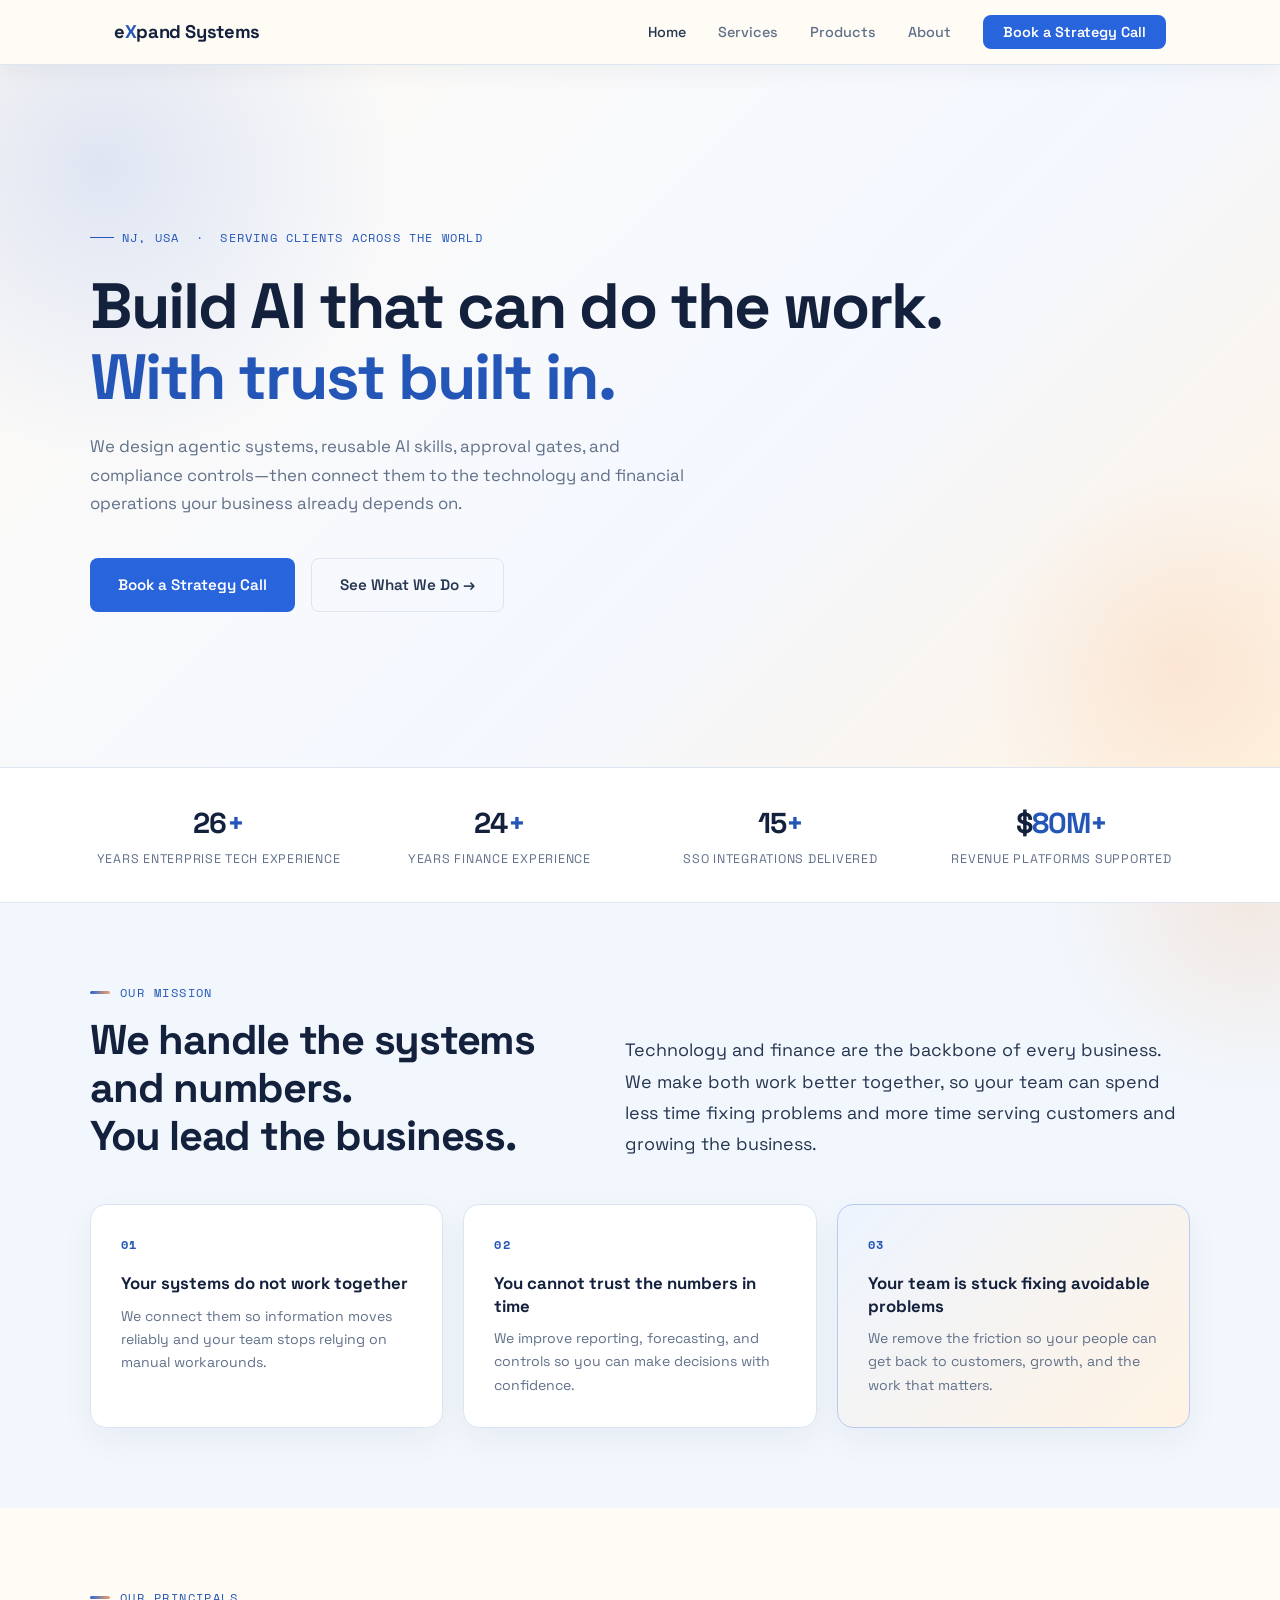
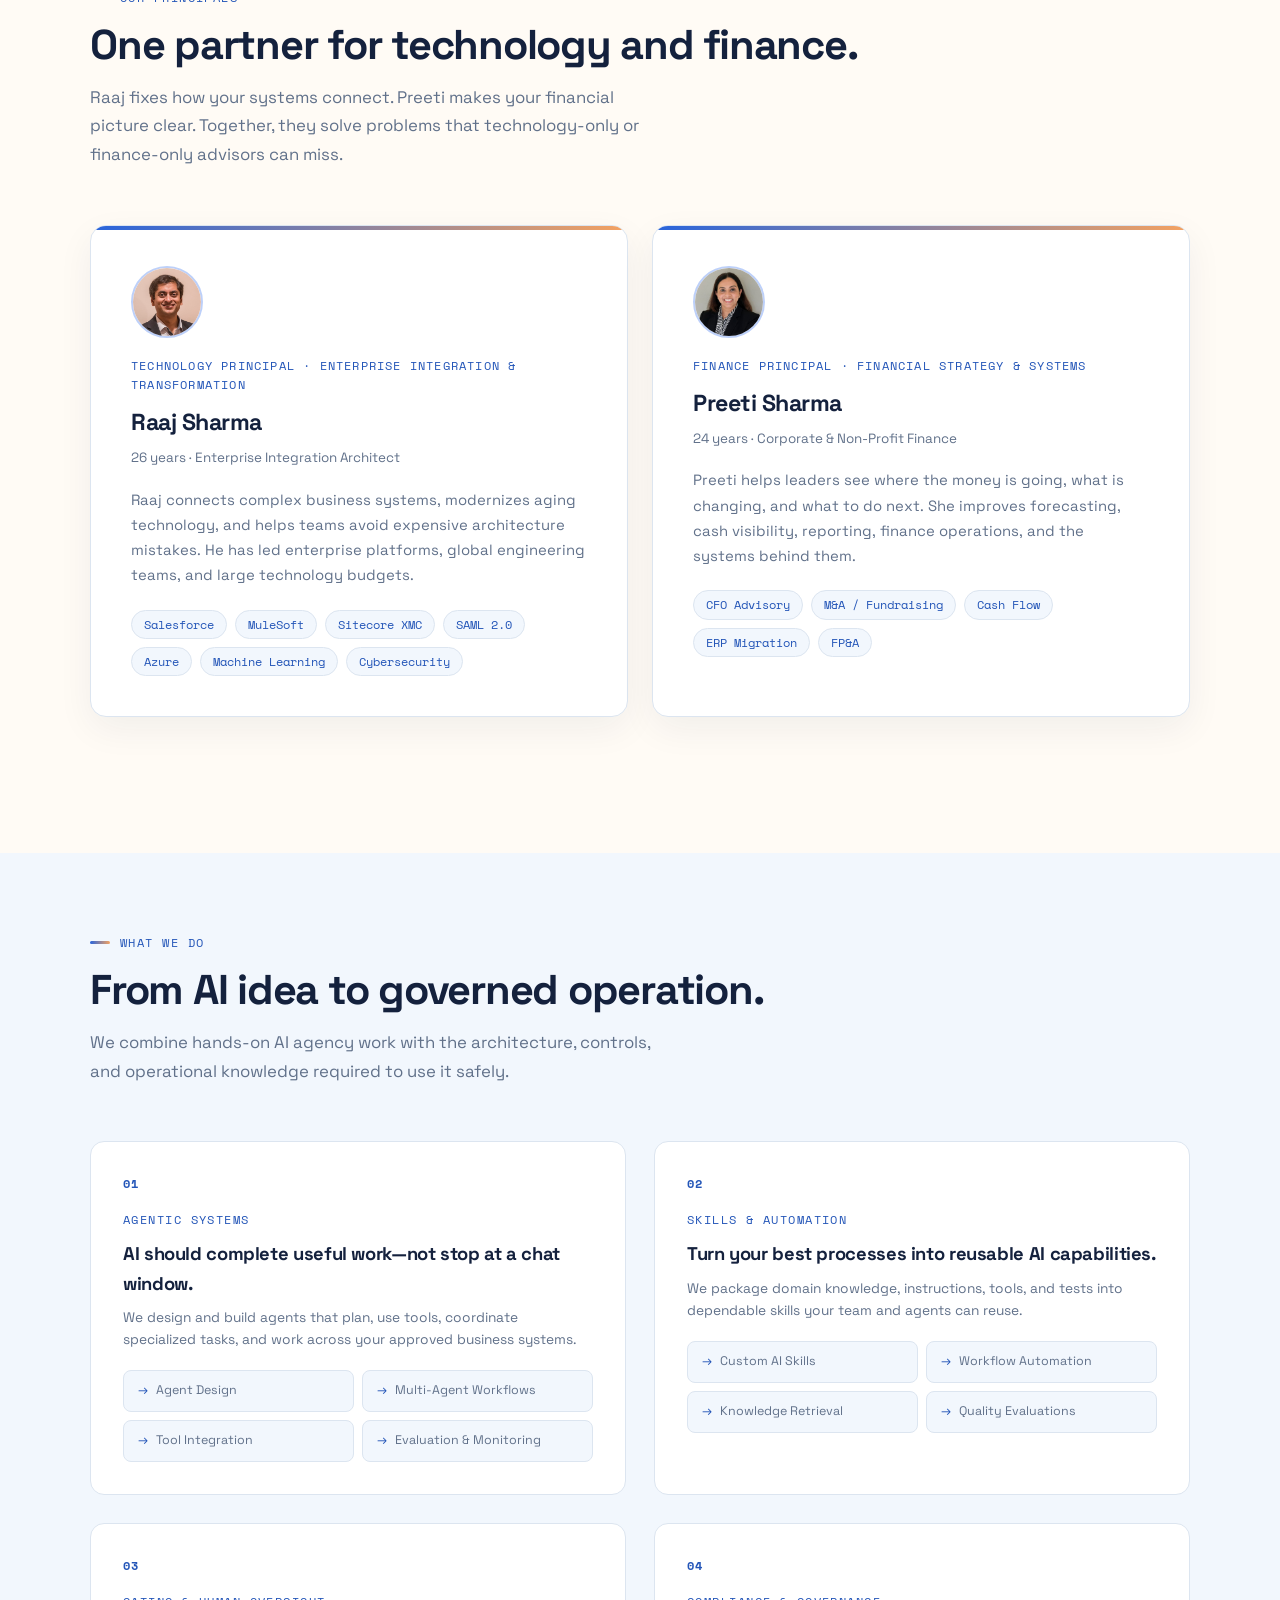
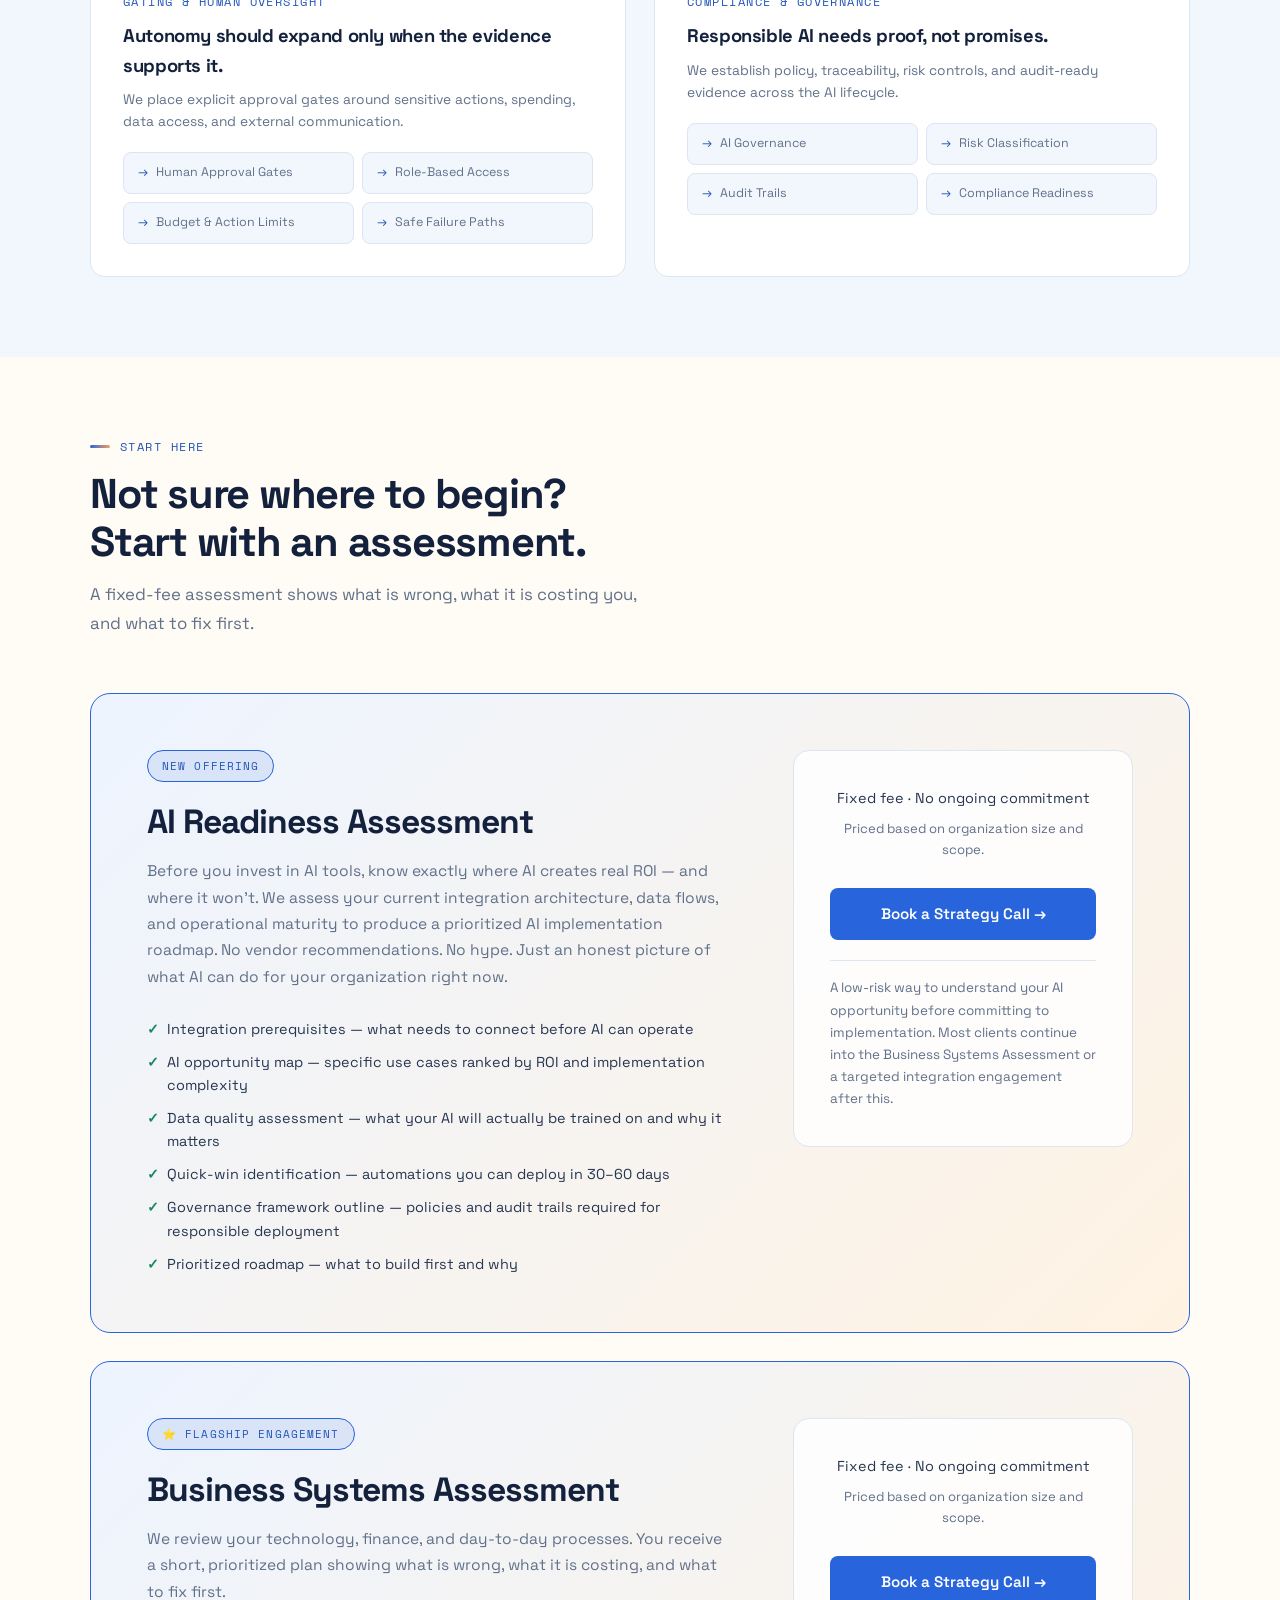
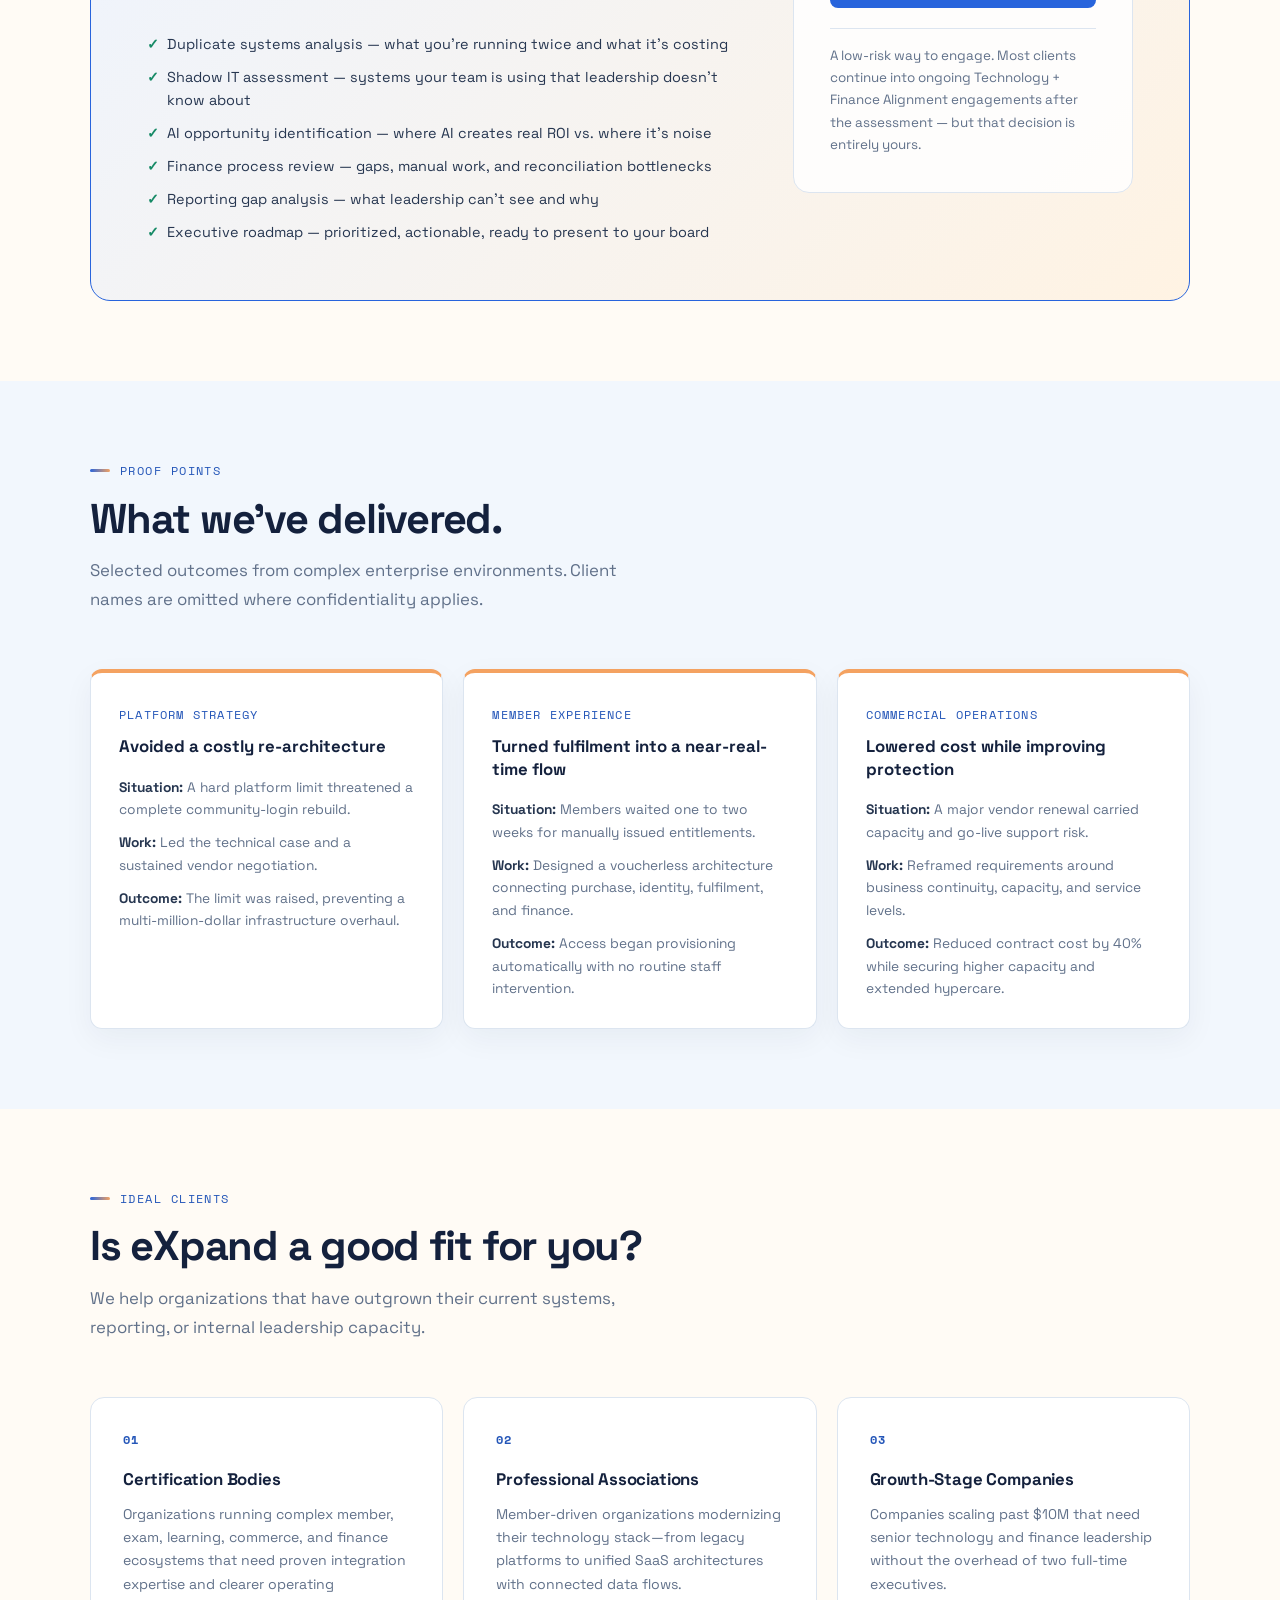
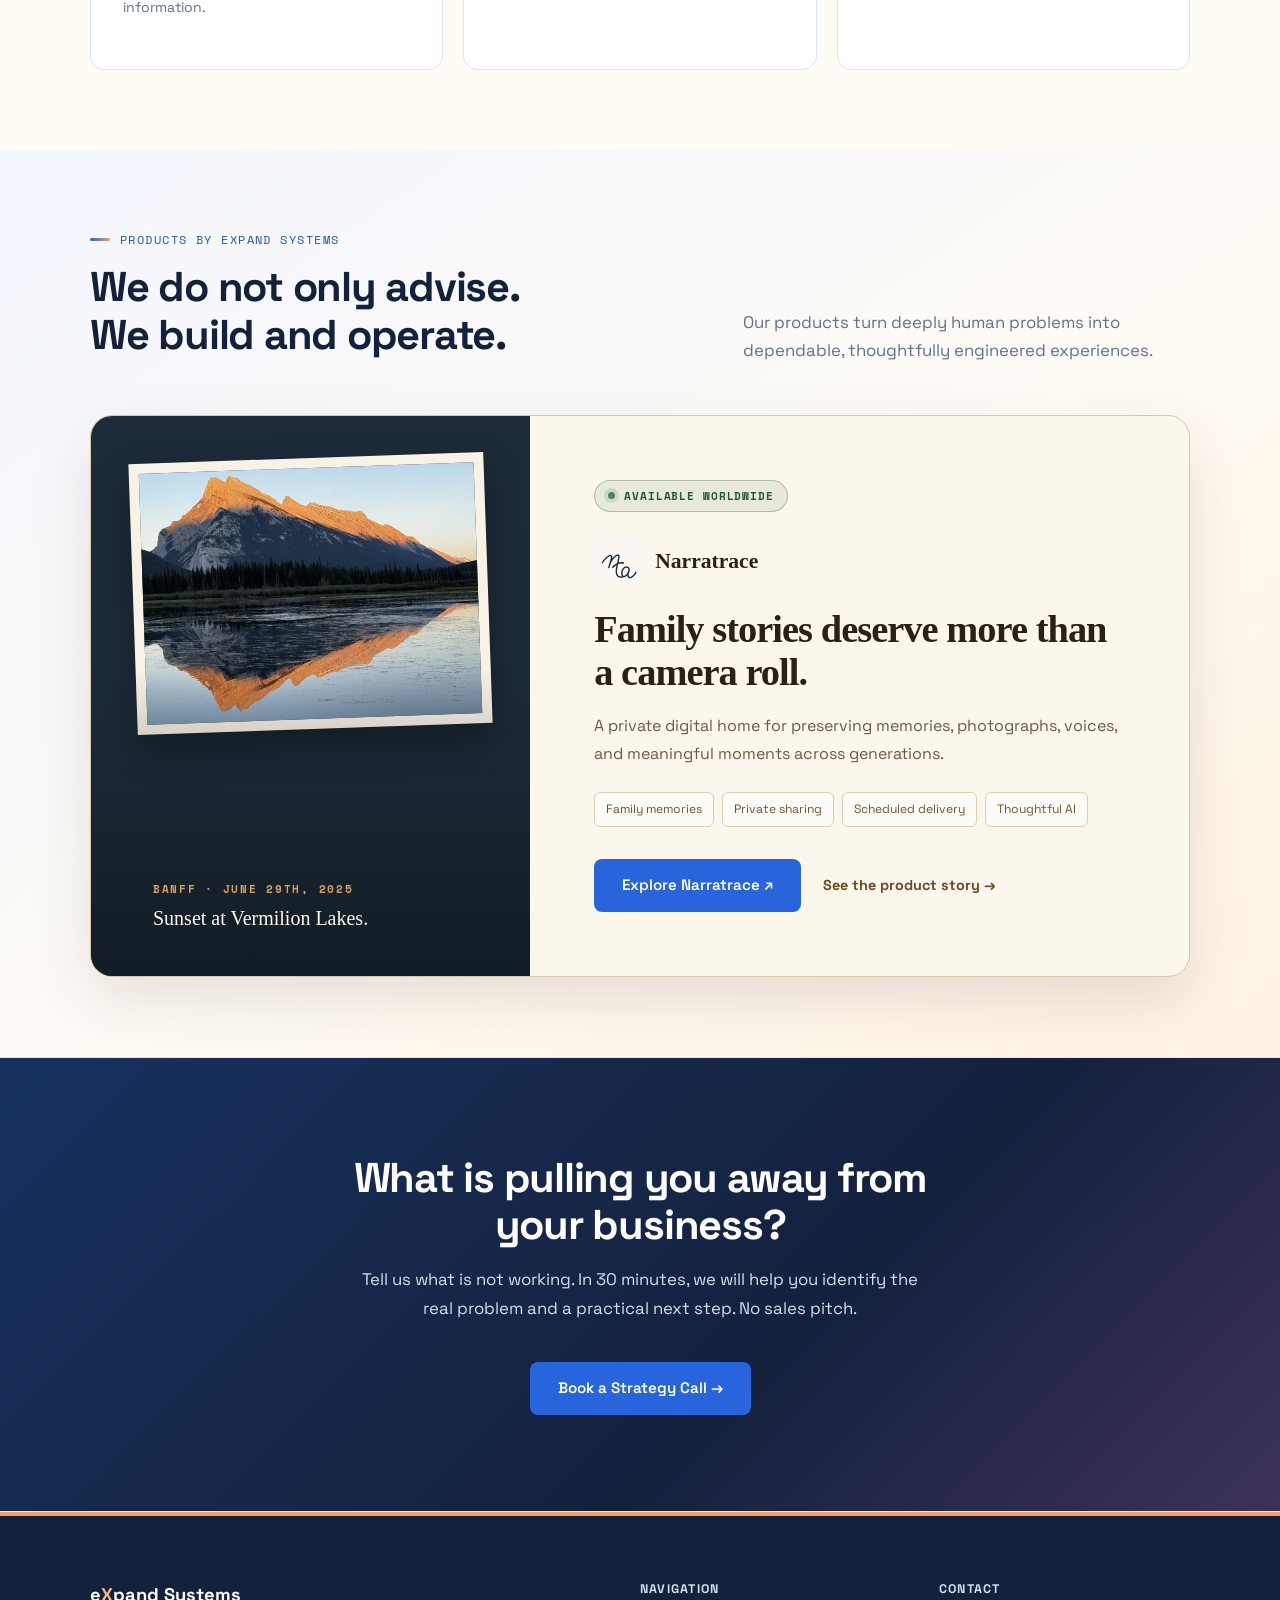
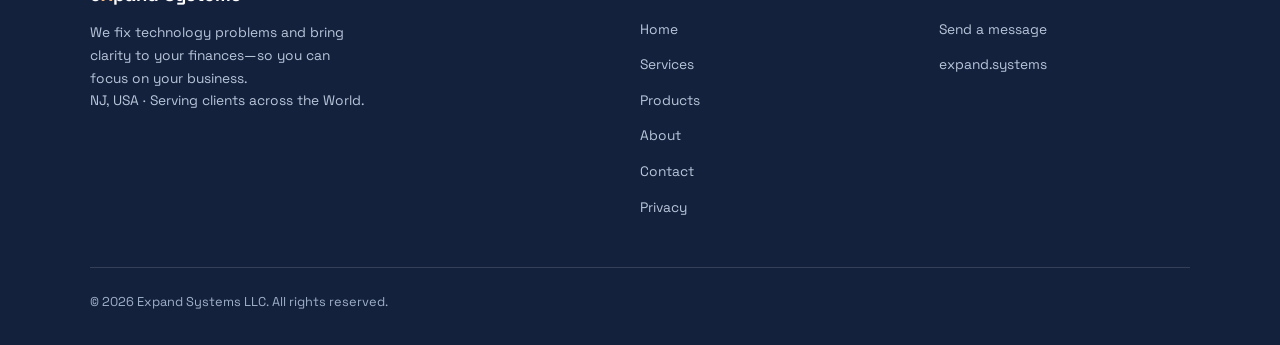
<file: index.html>
<!DOCTYPE html>
<html lang="en">
<head>
  <meta charset="UTF-8" />
  <meta name="viewport" content="width=device-width, initial-scale=1.0" />
  <title>eXpand Systems — Agentic AI, Technology + Finance</title>
  <meta name="description" content="eXpand Systems designs governed AI agents, reusable skills, approval gates, connected technology, and financial systems that businesses can trust." />
  <link rel="canonical" href="https://www.expand.systems/" />
  <link rel="icon" type="image/png" href="images/favicon.png" />
  <meta property="og:type" content="website" />
  <meta property="og:url" content="https://www.expand.systems/" />
  <meta property="og:title" content="eXpand Systems — Agentic AI, Technology + Finance" />
  <meta property="og:description" content="We build governed AI agents, reusable skills, approval gates, and connected business systems." />
  <meta property="og:image" content="https://www.expand.systems/images/og-expand-systems.png" />
  <meta name="twitter:card" content="summary_large_image" />
  <meta name="twitter:title" content="eXpand Systems — Agentic AI, Technology + Finance" />
  <meta name="twitter:description" content="We build governed AI agents, reusable skills, approval gates, and connected business systems." />
  <meta name="twitter:image" content="https://www.expand.systems/images/og-expand-systems.png" />
  <script type="application/ld+json">
    {
      "@context": "https://schema.org",
      "@graph": [
        {
          "@type": "Organization",
          "@id": "https://www.expand.systems/#organization",
          "name": "Expand Systems LLC",
          "alternateName": "eXpand Systems",
          "url": "https://www.expand.systems/",
          "location": {
            "@type": "Place",
            "name": "NJ, USA"
          }
        },
        {
          "@type": "WebSite",
          "@id": "https://www.expand.systems/#website",
          "url": "https://www.expand.systems/",
          "name": "eXpand Systems",
          "publisher": {
            "@id": "https://www.expand.systems/#organization"
          },
          "inLanguage": "en-US"
        }
      ]
    }
  </script>
  <link rel="preconnect" href="https://fonts.googleapis.com" />
  <link rel="preconnect" href="https://fonts.gstatic.com" crossorigin />
  <link href="https://fonts.googleapis.com/css2?family=Space+Grotesk:wght@300;400;500;600;700&family=Space+Mono:wght@400;700&display=swap" rel="stylesheet" />
  <link rel="stylesheet" href="style.css?v=20260830b" />
</head>
<body>

<!-- Nav -->
<nav>
  <div class="nav-inner">
    <a href="index.html" class="nav-logo">e<span>X</span>pand Systems</a>
    <ul class="nav-links" id="navLinks">
      <li><a href="index.html" class="active">Home</a></li>
      <li><a href="services.html">Services</a></li>
      <li><a href="products.html">Products</a></li>
      <li><a href="about.html">About</a></li>
      <li><a href="contact.html" class="nav-cta">Book a Strategy Call</a></li>
    </ul>
    <button class="nav-toggle" id="navToggle" type="button" aria-label="Open navigation" aria-expanded="false" aria-controls="navLinks"><span></span><span></span><span></span></button>
  </div>
</nav>

<!-- Hero -->
<section class="hero">
  <div class="hero-inner">
    <div class="hero-eyebrow">NJ, USA &nbsp;·&nbsp; Serving clients across the World</div>
    <h1>Build AI that can do the work.<br><span class="accent">With trust built in.</span></h1>
    <p class="hero-sub">
      We design agentic systems, reusable AI skills, approval gates, and compliance controls—then connect them to the technology and financial operations your business already depends on.
    </p>
    <div class="hero-actions">
      <a href="contact.html" class="btn btn-primary">Book a Strategy Call</a>
      <a href="services.html" class="btn btn-outline">See What We Do →</a>
    </div>
  </div>
</section>

<!-- Stats -->
<div class="stats-bar">
  <div class="stats-inner">
    <div>
      <span class="stat-num">26<span>+</span></span>
      <span class="stat-label">Years Enterprise Tech Experience</span>
    </div>
    <div>
      <span class="stat-num">24<span>+</span></span>
      <span class="stat-label">Years Finance Experience</span>
    </div>
    <div>
      <span class="stat-num">15<span>+</span></span>
      <span class="stat-label">SSO Integrations Delivered</span>
    </div>
    <div>
      <span class="stat-num">$<span>80M+</span></span>
      <span class="stat-label">Revenue Platforms Supported</span>
    </div>
  </div>
</div>

<!-- Mission -->
<section class="section section-alt mission-section">
  <div class="container">
    <div class="mission-intro">
      <div>
        <div class="section-label">Our Mission</div>
        <h2 class="section-title">We handle the systems and numbers.<br>You lead the business.</h2>
      </div>
      <p class="mission-statement">Technology and finance are the backbone of every business. We make both work better together, so your team can spend less time fixing problems and more time serving customers and growing the business.</p>
    </div>

    <div class="mission-grid">
      <article class="mission-card">
        <span class="mission-number">01</span>
        <h3>Your systems do not work together</h3>
        <p>We connect them so information moves reliably and your team stops relying on manual workarounds.</p>
      </article>
      <article class="mission-card">
        <span class="mission-number">02</span>
        <h3>You cannot trust the numbers in time</h3>
        <p>We improve reporting, forecasting, and controls so you can make decisions with confidence.</p>
      </article>
      <article class="mission-card mission-card--outcome">
        <span class="mission-number">03</span>
        <h3>Your team is stuck fixing avoidable problems</h3>
        <p>We remove the friction so your people can get back to customers, growth, and the work that matters.</p>
      </article>
    </div>
  </div>
</section>

<!-- Who We Are -->
<section class="section">
  <div class="container">
    <div class="section-label">Our Principals</div>
    <h2 class="section-title">One partner for technology and finance.</h2>
    <p class="section-sub">Raaj fixes how your systems connect. Preeti makes your financial picture clear. Together, they solve problems that technology-only or finance-only advisors can miss.</p>

    <div class="principals-grid">
      <div class="principal-card">
        <img src="images/HS1.jpg" alt="Raaj Sharma" style="width:72px;height:72px;border-radius:50%;object-fit:cover;object-position:center top;border:2px solid rgba(37,99,235,0.3);margin-bottom:18px;display:block;" />
        <div class="principal-role">Technology Principal · Enterprise Integration &amp; Transformation</div>
        <div class="principal-name">Raaj Sharma</div>
        <div class="principal-years">26 years · Enterprise Integration Architect</div>
        <p class="principal-bio">
          Raaj connects complex business systems, modernizes aging technology, and helps teams avoid expensive architecture mistakes. He has led enterprise platforms, global engineering teams, and large technology budgets.
        </p>
        <div class="principal-tags">
          <span class="tag">Salesforce</span>
          <span class="tag">MuleSoft</span>
          <span class="tag">Sitecore XMC</span>
          <span class="tag">SAML 2.0</span>
          <span class="tag">Azure</span>
          <span class="tag">Machine Learning</span>
          <span class="tag">Cybersecurity</span>
        </div>
      </div>

      <div class="principal-card">
        <img src="images/Preeti.jpg" alt="Preeti Sharma" style="width:72px;height:72px;border-radius:50%;object-fit:cover;object-position:center top;border:2px solid rgba(37,99,235,0.3);margin-bottom:18px;display:block;" />
        <div class="principal-role">Finance Principal · Financial Strategy &amp; Systems</div>
        <div class="principal-name">Preeti Sharma</div>
        <div class="principal-years">24 years · Corporate &amp; Non-Profit Finance</div>
        <p class="principal-bio">
          Preeti helps leaders see where the money is going, what is changing, and what to do next. She improves forecasting, cash visibility, reporting, finance operations, and the systems behind them.
        </p>
        <div class="principal-tags">
          <span class="tag">CFO Advisory</span>
          <span class="tag">M&amp;A / Fundraising</span>
          <span class="tag">Cash Flow</span>
          <span class="tag">ERP Migration</span>
          <span class="tag">FP&amp;A</span>
        </div>
      </div>
    </div>
  </div>
</section>

<!-- Services -->
<section class="section section-alt">
  <div class="container">
    <div class="section-label">What We Do</div>
    <h2 class="section-title">From AI idea to governed operation.</h2>
    <p class="section-sub">We combine hands-on AI agency work with the architecture, controls, and operational knowledge required to use it safely.</p>

    <div class="services-grid services-grid--2col">
      <div class="service-card">
        <div class="service-icon service-index">01</div>
        <div class="service-category-label">Agentic Systems</div>
        <div class="service-category-title">AI should complete useful work—not stop at a chat window.</div>
        <p class="service-category-desc">We design and build agents that plan, use tools, coordinate specialized tasks, and work across your approved business systems.</p>
        <div class="service-sub-items">
          <div class="service-sub-item">Agent Design</div>
          <div class="service-sub-item">Multi-Agent Workflows</div>
          <div class="service-sub-item">Tool Integration</div>
          <div class="service-sub-item">Evaluation &amp; Monitoring</div>
        </div>
      </div>

      <div class="service-card">
        <div class="service-icon service-index">02</div>
        <div class="service-category-label">Skills &amp; Automation</div>
        <div class="service-category-title">Turn your best processes into reusable AI capabilities.</div>
        <p class="service-category-desc">We package domain knowledge, instructions, tools, and tests into dependable skills your team and agents can reuse.</p>
        <div class="service-sub-items">
          <div class="service-sub-item">Custom AI Skills</div>
          <div class="service-sub-item">Workflow Automation</div>
          <div class="service-sub-item">Knowledge Retrieval</div>
          <div class="service-sub-item">Quality Evaluations</div>
        </div>
      </div>

      <div class="service-card">
        <div class="service-icon service-index">03</div>
        <div class="service-category-label">Gating &amp; Human Oversight</div>
        <div class="service-category-title">Autonomy should expand only when the evidence supports it.</div>
        <p class="service-category-desc">We place explicit approval gates around sensitive actions, spending, data access, and external communication.</p>
        <div class="service-sub-items">
          <div class="service-sub-item">Human Approval Gates</div>
          <div class="service-sub-item">Role-Based Access</div>
          <div class="service-sub-item">Budget &amp; Action Limits</div>
          <div class="service-sub-item">Safe Failure Paths</div>
        </div>
      </div>

      <div class="service-card">
        <div class="service-icon service-index">04</div>
        <div class="service-category-label">Compliance &amp; Governance</div>
        <div class="service-category-title">Responsible AI needs proof, not promises.</div>
        <p class="service-category-desc">We establish policy, traceability, risk controls, and audit-ready evidence across the AI lifecycle.</p>
        <div class="service-sub-items">
          <div class="service-sub-item">AI Governance</div>
          <div class="service-sub-item">Risk Classification</div>
          <div class="service-sub-item">Audit Trails</div>
          <div class="service-sub-item">Compliance Readiness</div>
        </div>
      </div>
    </div>
  </div>
</section>

<!-- Flagship Services -->
<section class="section">
  <div class="container">
    <div class="section-label">Start Here</div>
    <h2 class="section-title">Not sure where to begin?<br>Start with an assessment.</h2>
    <p class="section-sub">A fixed-fee assessment shows what is wrong, what it is costing you, and what to fix first.</p>

    <!-- AI Readiness Assessment -->
    <div class="flagship-card" style="margin-bottom: 28px;">
      <div>
        <div class="flagship-badge">New Offering</div>
        <div class="flagship-title">AI Readiness Assessment</div>
        <p class="flagship-desc">Before you invest in AI tools, know exactly where AI creates real ROI — and where it won't. We assess your current integration architecture, data flows, and operational maturity to produce a prioritized AI implementation roadmap. No vendor recommendations. No hype. Just an honest picture of what AI can do for your organization right now.</p>
        <ul class="flagship-deliverables">
          <li>Integration prerequisites — what needs to connect before AI can operate</li>
          <li>AI opportunity map — specific use cases ranked by ROI and implementation complexity</li>
          <li>Data quality assessment — what your AI will actually be trained on and why it matters</li>
          <li>Quick-win identification — automations you can deploy in 30–60 days</li>
          <li>Governance framework outline — policies and audit trails required for responsible deployment</li>
          <li>Prioritized roadmap — what to build first and why</li>
        </ul>
      </div>
      <div class="flagship-cta-box">
        <div class="flagship-price-label" style="font-size:.9rem;margin-bottom:8px;color:var(--text);">Fixed fee · No ongoing commitment</div>
        <div class="flagship-price-label" style="margin-bottom:28px;">Priced based on organization size and scope.</div>
        <a href="contact.html" class="btn btn-primary" style="width:100%;justify-content:center;">Book a Strategy Call →</a>
        <p class="flagship-purpose">A low-risk way to understand your AI opportunity before committing to implementation. Most clients continue into the Business Systems Assessment or a targeted integration engagement after this.</p>
      </div>
    </div>

    <!-- Business Systems Assessment -->
    <div class="flagship-card">
      <div>
        <div class="flagship-badge">⭐ Flagship Engagement</div>
        <div class="flagship-title">Business Systems Assessment</div>
        <p class="flagship-desc">We review your technology, finance, and day-to-day processes. You receive a short, prioritized plan showing what is wrong, what it is costing, and what to fix first.</p>
        <ul class="flagship-deliverables">
          <li>Duplicate systems analysis — what you're running twice and what it's costing</li>
          <li>Shadow IT assessment — systems your team is using that leadership doesn't know about</li>
          <li>AI opportunity identification — where AI creates real ROI vs. where it's noise</li>
          <li>Finance process review — gaps, manual work, and reconciliation bottlenecks</li>
          <li>Reporting gap analysis — what leadership can't see and why</li>
          <li>Executive roadmap — prioritized, actionable, ready to present to your board</li>
        </ul>
      </div>
      <div class="flagship-cta-box">
        <div class="flagship-price-label" style="font-size:.9rem;margin-bottom:8px;color:var(--text);">Fixed fee · No ongoing commitment</div>
        <div class="flagship-price-label" style="margin-bottom:28px;">Priced based on organization size and scope.</div>
        <a href="contact.html" class="btn btn-primary" style="width:100%;justify-content:center;">Book a Strategy Call →</a>
        <p class="flagship-purpose">A low-risk way to engage. Most clients continue into ongoing Technology + Finance Alignment engagements after the assessment — but that decision is entirely yours.</p>
      </div>
    </div>
  </div>
</section>

<!-- Proof Points -->
<section class="section section-alt">
  <div class="container">
    <div class="section-label">Proof Points</div>
    <h2 class="section-title">What we've delivered.</h2>
    <p class="section-sub">Selected outcomes from complex enterprise environments. Client names are omitted where confidentiality applies.</p>

    <div class="case-study-grid">
      <article class="case-study">
        <span class="case-label">Platform Strategy</span>
        <h3>Avoided a costly re-architecture</h3>
        <p><strong>Situation:</strong> A hard platform limit threatened a complete community-login rebuild.</p>
        <p><strong>Work:</strong> Led the technical case and a sustained vendor negotiation.</p>
        <p><strong>Outcome:</strong> The limit was raised, preventing a multi-million-dollar infrastructure overhaul.</p>
      </article>
      <article class="case-study">
        <span class="case-label">Member Experience</span>
        <h3>Turned fulfilment into a near-real-time flow</h3>
        <p><strong>Situation:</strong> Members waited one to two weeks for manually issued entitlements.</p>
        <p><strong>Work:</strong> Designed a voucherless architecture connecting purchase, identity, fulfilment, and finance.</p>
        <p><strong>Outcome:</strong> Access began provisioning automatically with no routine staff intervention.</p>
      </article>
      <article class="case-study">
        <span class="case-label">Commercial Operations</span>
        <h3>Lowered cost while improving protection</h3>
        <p><strong>Situation:</strong> A major vendor renewal carried capacity and go-live support risk.</p>
        <p><strong>Work:</strong> Reframed requirements around business continuity, capacity, and service levels.</p>
        <p><strong>Outcome:</strong> Reduced contract cost by 40% while securing higher capacity and extended hypercare.</p>
      </article>
    </div>
  </div>
</section>

<!-- Who We Work With -->
<section class="section">
  <div class="container">
    <div class="section-label">Ideal Clients</div>
    <h2 class="section-title">Is eXpand a good fit for you?</h2>
    <p class="section-sub">We help organizations that have outgrown their current systems, reporting, or internal leadership capacity.</p>

    <div class="services-grid">
      <div class="service-card">
        <div class="service-icon service-index">01</div>
        <div class="service-title">Certification Bodies</div>
        <p class="service-desc">Organizations running complex member, exam, learning, commerce, and finance ecosystems that need proven integration expertise and clearer operating information.</p>
      </div>
      <div class="service-card">
        <div class="service-icon service-index">02</div>
        <div class="service-title">Professional Associations</div>
        <p class="service-desc">Member-driven organizations modernizing their technology stack—from legacy platforms to unified SaaS architectures with connected data flows.</p>
      </div>
      <div class="service-card">
        <div class="service-icon service-index">03</div>
        <div class="service-title">Growth-Stage Companies</div>
        <p class="service-desc">Companies scaling past $10M that need senior technology and finance leadership without the overhead of two full-time executives.</p>
      </div>
    </div>
  </div>
</section>

<!-- Products -->
<section class="section product-preview-section">
  <div class="container">
    <div class="product-preview-heading">
      <div>
        <div class="section-label">Products by eXpand Systems</div>
        <h2 class="section-title">We do not only advise.<br>We build and operate.</h2>
      </div>
      <p class="section-sub">Our products turn deeply human problems into dependable, thoughtfully engineered experiences.</p>
    </div>
    <article class="narratrace-preview">
      <div class="narratrace-preview-visual">
        <picture>
          <source type="image/webp" srcset="images/mount-rundle-vermilion-lakes-sunset-640.webp 640w, images/mount-rundle-vermilion-lakes-sunset-1200.webp 1200w, images/mount-rundle-vermilion-lakes-sunset-1920.webp 1920w" sizes="(max-width: 640px) calc(100vw - 98px), (max-width: 900px) calc(100vw - 132px), 460px" />
          <img src="images/mount-rundle-vermilion-lakes-sunset-1200.jpg" srcset="images/mount-rundle-vermilion-lakes-sunset-640.jpg 640w, images/mount-rundle-vermilion-lakes-sunset-1200.jpg 1200w, images/mount-rundle-vermilion-lakes-sunset-1920.jpg 1920w" sizes="(max-width: 640px) calc(100vw - 98px), (max-width: 900px) calc(100vw - 132px), 460px" width="1200" height="900" loading="lazy" decoding="async" alt="Mount Rundle glowing in the day’s last light and reflected in Vermilion Lakes near Banff" />
        </picture>
        <div class="memory-note"><span>Banff · June 29th, 2025</span>Sunset at Vermilion Lakes.</div>
      </div>
      <div class="narratrace-preview-copy">
        <div class="product-status product-status--live"><span></span>Available worldwide</div>
        <div class="narratrace-lockup"><img src="images/narratrace-brand-mark.png" alt="" /><span>Narratrace</span></div>
        <h3>Family stories deserve more than a camera roll.</h3>
        <p>A private digital home for preserving memories, photographs, voices, and meaningful moments across generations.</p>
        <div class="product-tags"><span>Family memories</span><span>Private sharing</span><span>Scheduled delivery</span><span>Thoughtful AI</span></div>
        <div class="product-actions">
          <a class="btn btn-primary" href="https://getnarratrace.com/" target="_blank" rel="noopener noreferrer">Explore Narratrace ↗</a>
          <a class="product-story-link" href="products.html">See the product story →</a>
        </div>
      </div>
    </article>
  </div>
</section>

<!-- CTA -->
<section class="cta-band">
  <div class="container">
    <h2 class="section-title">What is pulling you away from your business?</h2>
    <p class="section-sub">Tell us what is not working. In 30 minutes, we will help you identify the real problem and a practical next step. No sales pitch.</p>
    <a href="contact.html" class="btn btn-primary">Book a Strategy Call →</a>
  </div>
</section>

<!-- Footer -->
<footer>
  <div class="container">
    <div class="footer-grid">
      <div class="footer-brand">
        <div class="footer-logo">e<span>X</span>pand Systems</div>
        <p>We fix technology problems and bring clarity to your finances—so you can focus on your business.<br>NJ, USA · Serving clients across the World.</p>
      </div>
      <div class="footer-col">
        <h3>Navigation</h3>
        <ul>
          <li><a href="index.html">Home</a></li>
          <li><a href="services.html">Services</a></li>
          <li><a href="products.html">Products</a></li>
          <li><a href="about.html">About</a></li>
          <li><a href="contact.html">Contact</a></li>
          <li><a href="privacy.html">Privacy</a></li>
        </ul>
      </div>
      <div class="footer-col">
        <h3>Contact</h3>
        <ul>
          <li><a href="contact.html">Send a message</a></li>
          <li><a href="https://www.expand.systems">expand.systems</a></li>
        </ul>
      </div>
    </div>
    <div class="footer-bottom">
      <span>© 2026 Expand Systems LLC. All rights reserved.</span>
    </div>
  </div>
</footer>

<script src="/site.js" defer></script>
</body>
</html>
</file>
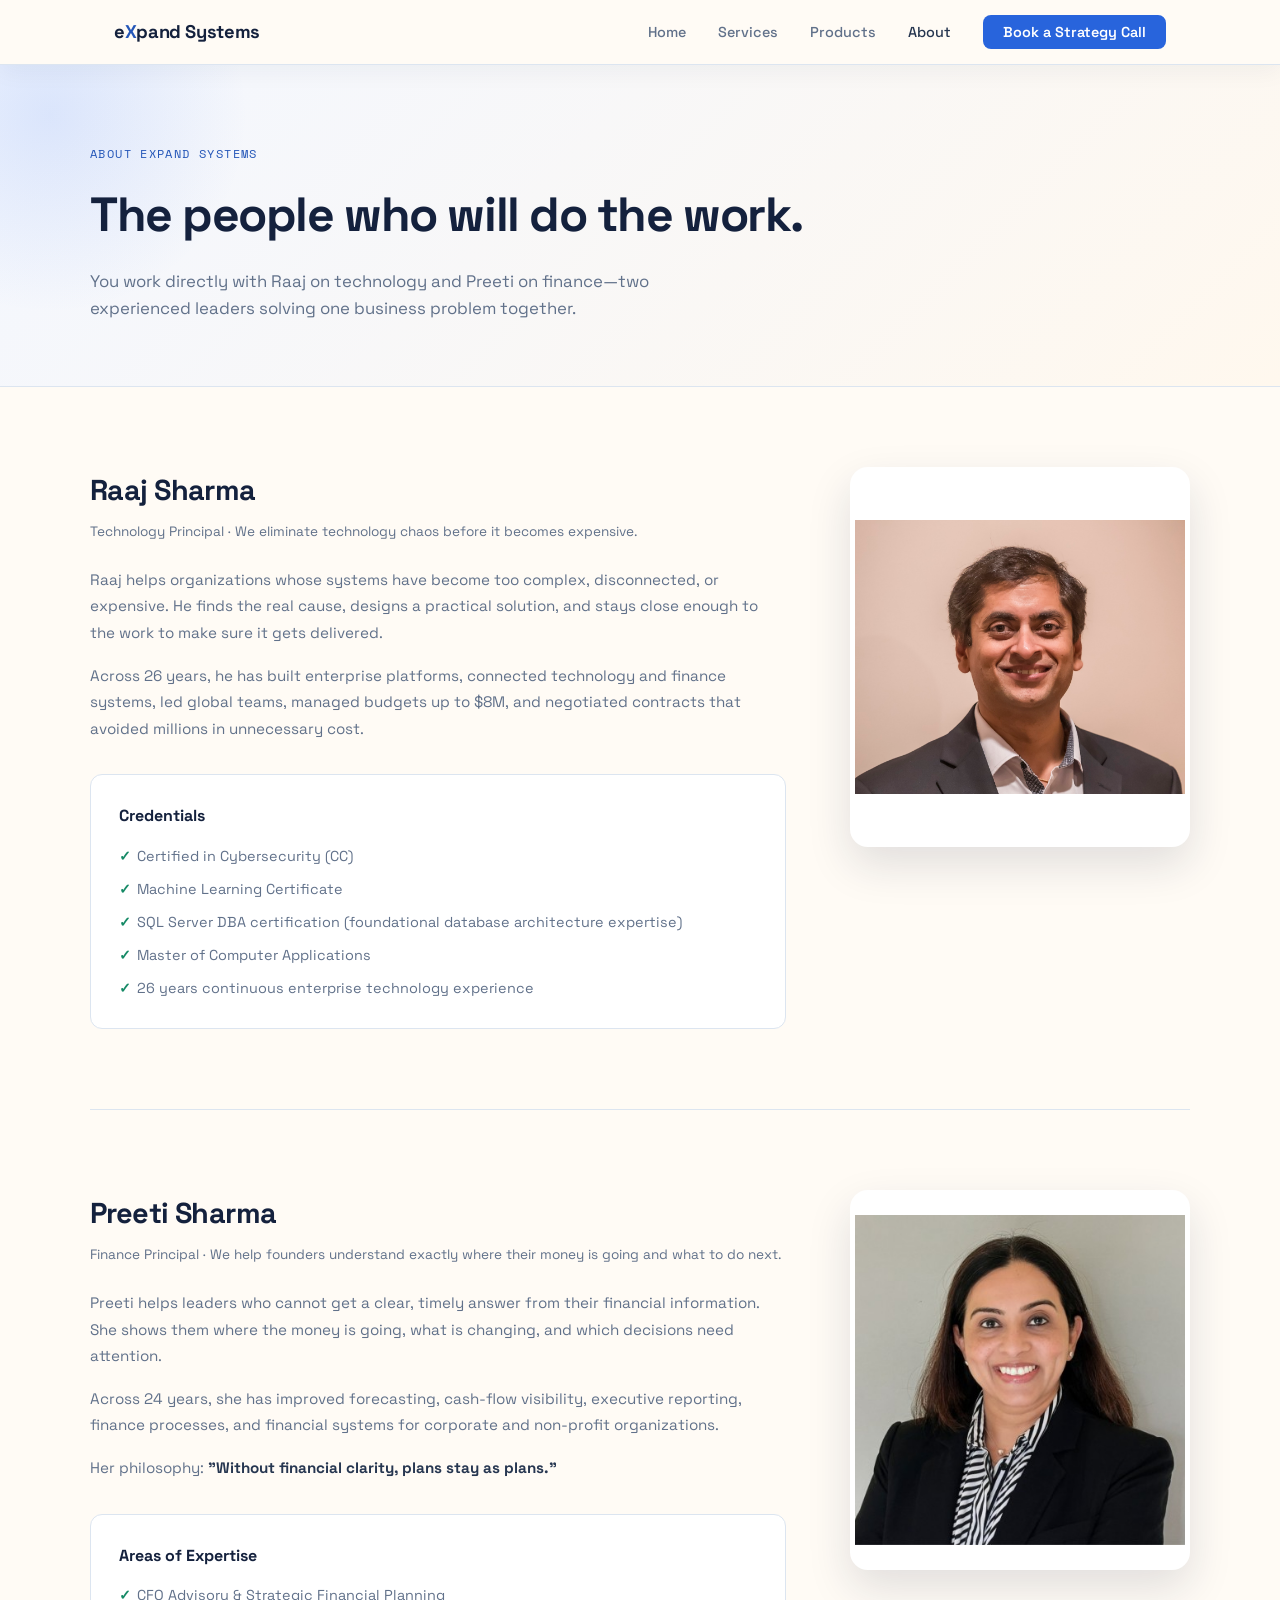
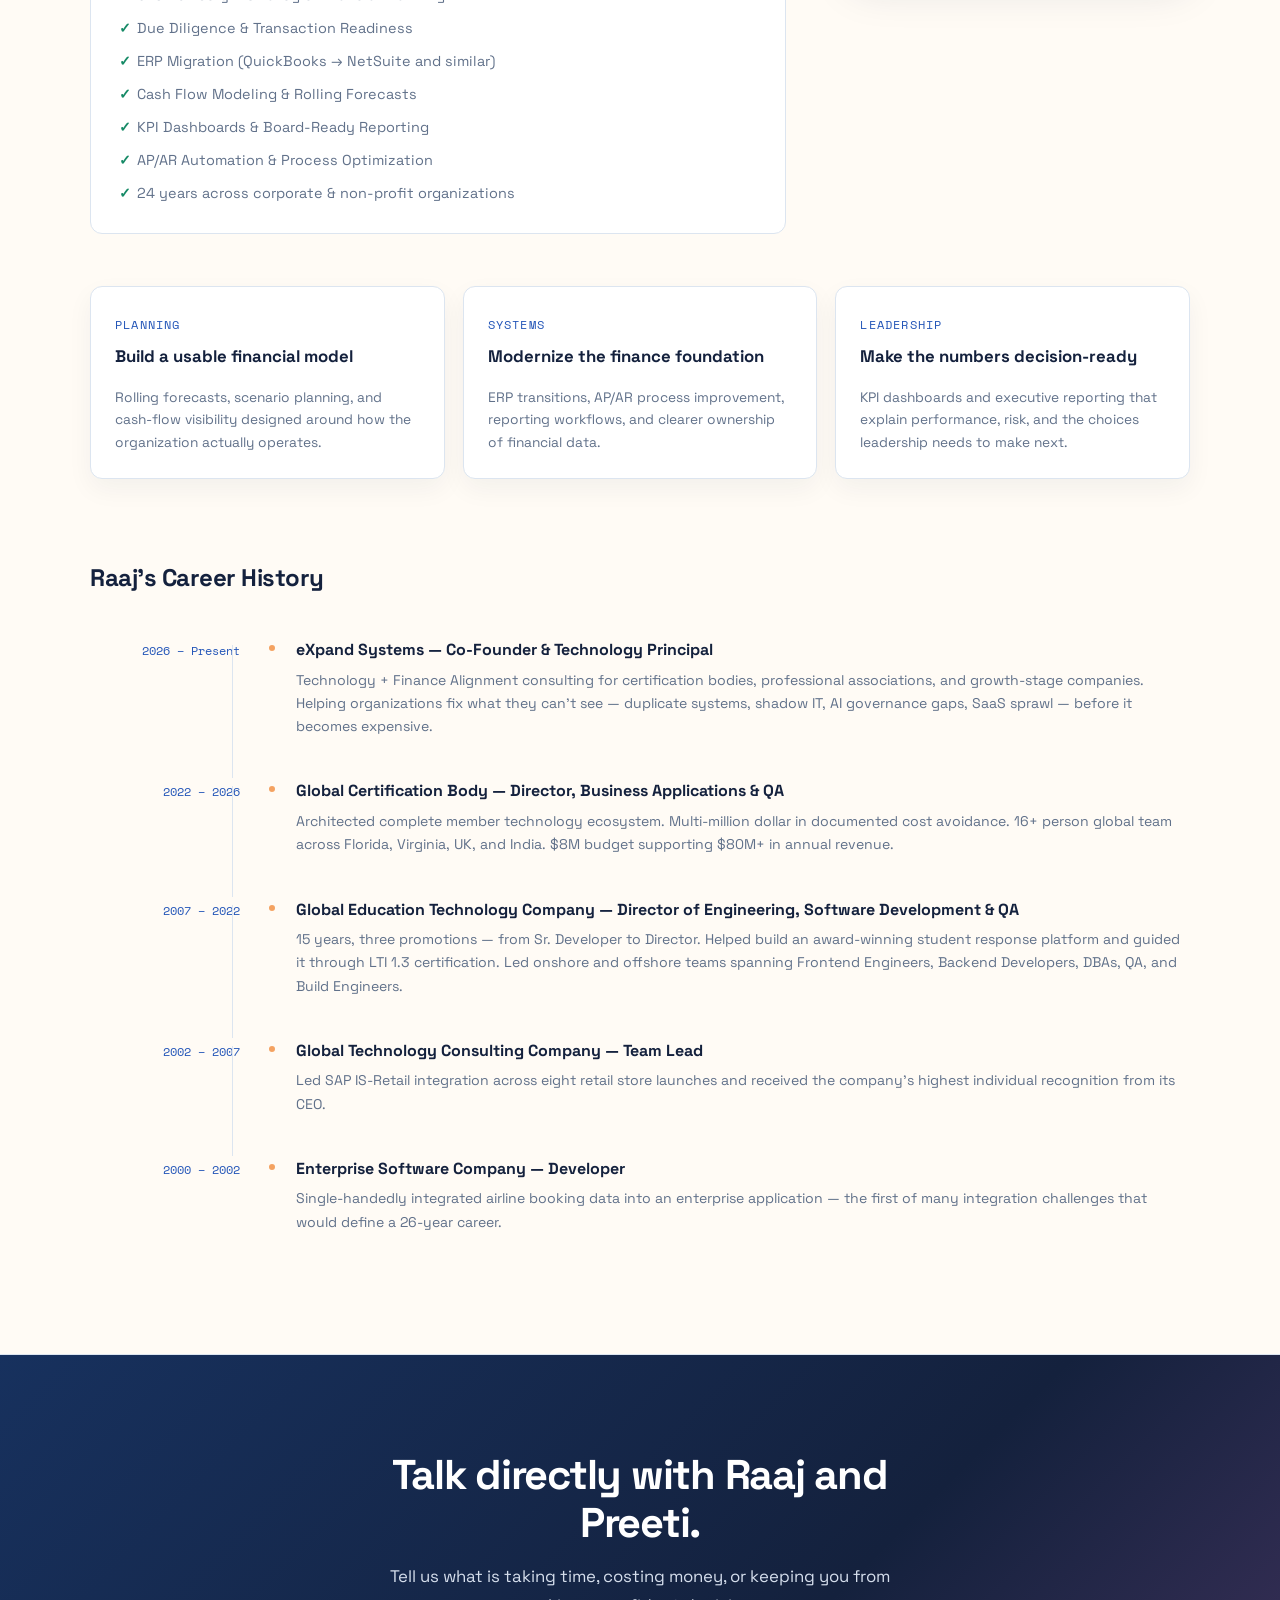
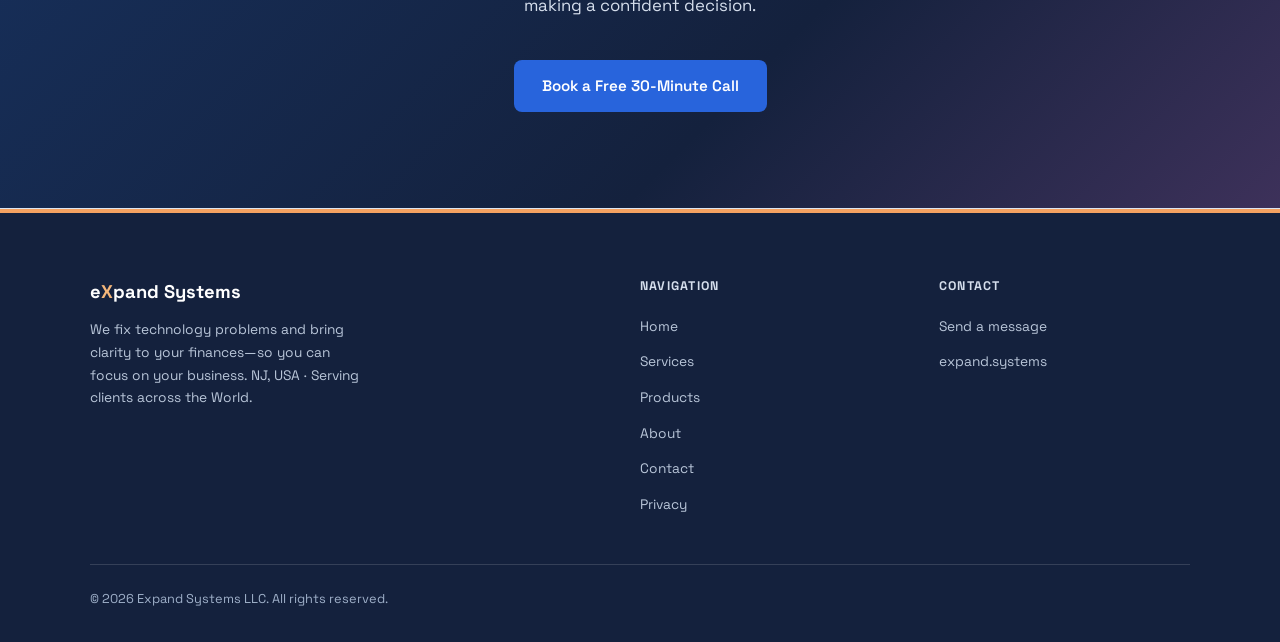
<file: about.html>
<!DOCTYPE html>
<html lang="en">
<head>
  <meta charset="UTF-8" />
  <meta name="viewport" content="width=device-width, initial-scale=1.0" />
  <title>About — eXpand Systems</title>
  <meta name="description" content="Meet Raaj and Preeti Sharma — the technology and finance principals behind eXpand Systems." />
  <link rel="canonical" href="https://www.expand.systems/about.html" />
  <link rel="icon" type="image/png" href="images/favicon.png" />
  <meta property="og:type" content="website" />
  <meta property="og:url" content="https://www.expand.systems/about.html" />
  <meta property="og:title" content="About Raaj and Preeti Sharma — eXpand Systems" />
  <meta property="og:description" content="Two senior leaders bringing technology and finance together in one consulting firm." />
  <meta property="og:image" content="https://www.expand.systems/images/og-expand-systems.png" />
  <meta name="twitter:card" content="summary_large_image" />
  <meta name="twitter:title" content="About Raaj and Preeti Sharma — eXpand Systems" />
  <meta name="twitter:description" content="Two senior leaders bringing technology and finance together in one consulting firm." />
  <meta name="twitter:image" content="https://www.expand.systems/images/og-expand-systems.png" />
  <link rel="preconnect" href="https://fonts.googleapis.com" />
  <link rel="preconnect" href="https://fonts.gstatic.com" crossorigin />
  <link href="https://fonts.googleapis.com/css2?family=Space+Grotesk:wght@300;400;500;600;700&family=Space+Mono:wght@400;700&display=swap" rel="stylesheet" />
  <link rel="stylesheet" href="style.css?v=20260816a" />
</head>
<body>

<nav>
  <div class="nav-inner">
    <a href="index.html" class="nav-logo">e<span>X</span>pand Systems</a>
    <ul class="nav-links" id="navLinks">
      <li><a href="index.html">Home</a></li>
      <li><a href="services.html">Services</a></li>
      <li><a href="products.html">Products</a></li>
      <li><a href="about.html" class="active">About</a></li>
      <li><a href="contact.html" class="nav-cta">Book a Strategy Call</a></li>
    </ul>
    <button class="nav-toggle" id="navToggle" type="button" aria-label="Open navigation" aria-expanded="false" aria-controls="navLinks"><span></span><span></span><span></span></button>
  </div>
</nav>

<section class="page-hero">
  <div class="container">
    <span class="eyebrow">About eXpand Systems</span>
    <h1>The people who will do the work.</h1>
    <p>You work directly with Raaj on technology and Preeti on finance—two experienced leaders solving one business problem together.</p>
  </div>
</section>

<section class="section">
  <div class="container">

    <!-- Raaj -->
    <div class="about-intro">
      <div class="about-text">
        <h2>Raaj Sharma</h2>
        <span class="about-title">Technology Principal · We eliminate technology chaos before it becomes expensive.</span>

        <p>Raaj helps organizations whose systems have become too complex, disconnected, or expensive. He finds the real cause, designs a practical solution, and stays close enough to the work to make sure it gets delivered.</p>

        <p>Across 26 years, he has built enterprise platforms, connected technology and finance systems, led global teams, managed budgets up to $8M, and negotiated contracts that avoided millions in unnecessary cost.</p>

        <div class="credentials">
          <h3>Credentials</h3>
          <ul class="cred-list">
            <li>Certified in Cybersecurity (CC)</li>
            <li>Machine Learning Certificate</li>
            <li>SQL Server DBA certification (foundational database architecture expertise)</li>
            <li>Master of Computer Applications</li>
            <li>26 years continuous enterprise technology experience</li>
          </ul>
        </div>
      </div>

      <div>
        <div class="about-photo">
          <img src="images/HS1.jpg" alt="Raaj Sharma — Technology Principal, eXpand Systems" />
        </div>
      </div>
    </div>

    <!-- Preeti -->
    <div class="about-intro" style="border-top: 1px solid var(--border); padding-top: 80px;">
      <div class="about-text">
        <h2>Preeti Sharma</h2>
        <span class="about-title">Finance Principal · We help founders understand exactly where their money is going and what to do next.</span>

        <p>Preeti helps leaders who cannot get a clear, timely answer from their financial information. She shows them where the money is going, what is changing, and which decisions need attention.</p>

        <p>Across 24 years, she has improved forecasting, cash-flow visibility, executive reporting, finance processes, and financial systems for corporate and non-profit organizations.</p>

        <p>Her philosophy: <strong style="color: var(--text);">"Without financial clarity, plans stay as plans."</strong></p>

        <div class="credentials">
          <h3>Areas of Expertise</h3>
          <ul class="cred-list">
            <li>CFO Advisory &amp; Strategic Financial Planning</li>
            <li>Due Diligence &amp; Transaction Readiness</li>
            <li>ERP Migration (QuickBooks → NetSuite and similar)</li>
            <li>Cash Flow Modeling &amp; Rolling Forecasts</li>
            <li>KPI Dashboards &amp; Board-Ready Reporting</li>
            <li>AP/AR Automation &amp; Process Optimization</li>
            <li>24 years across corporate &amp; non-profit organizations</li>
          </ul>
        </div>
      </div>

      <div>
        <div class="about-photo">
          <img src="images/Preeti.jpg" alt="Preeti Sharma — Finance Principal, eXpand Systems" />
        </div>
      </div>
    </div>

    <div class="leadership-value" aria-label="How Preeti supports clients">
      <div>
        <span class="case-label">Planning</span>
        <h3>Build a usable financial model</h3>
        <p>Rolling forecasts, scenario planning, and cash-flow visibility designed around how the organization actually operates.</p>
      </div>
      <div>
        <span class="case-label">Systems</span>
        <h3>Modernize the finance foundation</h3>
        <p>ERP transitions, AP/AR process improvement, reporting workflows, and clearer ownership of financial data.</p>
      </div>
      <div>
        <span class="case-label">Leadership</span>
        <h3>Make the numbers decision-ready</h3>
        <p>KPI dashboards and executive reporting that explain performance, risk, and the choices leadership needs to make next.</p>
      </div>
    </div>

    <!-- Raaj Timeline -->
    <div class="timeline">
      <h2>Raaj's Career History</h2>

      <div class="timeline-item">
        <div class="timeline-date">2026 – Present</div>
        <div class="timeline-content">
          <h3>eXpand Systems — Co-Founder &amp; Technology Principal</h3>
          <p>Technology + Finance Alignment consulting for certification bodies, professional associations, and growth-stage companies. Helping organizations fix what they can't see — duplicate systems, shadow IT, AI governance gaps, SaaS sprawl — before it becomes expensive.</p>
        </div>
      </div>

      <div class="timeline-item">
        <div class="timeline-date">2022 – 2026</div>
        <div class="timeline-content">
          <h3>Global Certification Body — Director, Business Applications &amp; QA</h3>
          <p>Architected complete member technology ecosystem. Multi-million dollar in documented cost avoidance. 16+ person global team across Florida, Virginia, UK, and India. $8M budget supporting $80M+ in annual revenue.</p>
        </div>
      </div>

      <div class="timeline-item">
        <div class="timeline-date">2007 – 2022</div>
        <div class="timeline-content">
          <h3>Global Education Technology Company — Director of Engineering, Software Development &amp; QA</h3>
          <p>15 years, three promotions — from Sr. Developer to Director. Helped build an award-winning student response platform and guided it through LTI 1.3 certification. Led onshore and offshore teams spanning Frontend Engineers, Backend Developers, DBAs, QA, and Build Engineers.</p>
        </div>
      </div>

      <div class="timeline-item">
        <div class="timeline-date">2002 – 2007</div>
        <div class="timeline-content">
          <h3>Global Technology Consulting Company — Team Lead</h3>
          <p>Led SAP IS-Retail integration across eight retail store launches and received the company's highest individual recognition from its CEO.</p>
        </div>
      </div>

      <div class="timeline-item">
        <div class="timeline-date">2000 – 2002</div>
        <div class="timeline-content">
          <h3>Enterprise Software Company — Developer</h3>
          <p>Single-handedly integrated airline booking data into an enterprise application — the first of many integration challenges that would define a 26-year career.</p>
        </div>
      </div>
    </div>
  </div>
</section>

<section class="cta-band">
  <div class="container">
    <h2 class="section-title">Talk directly with Raaj and Preeti.</h2>
    <p class="section-sub">Tell us what is taking time, costing money, or keeping you from making a confident decision.</p>
    <a href="contact.html" class="btn btn-primary">Book a Free 30-Minute Call</a>
  </div>
</section>

<footer>
  <div class="container">
    <div class="footer-grid">
      <div class="footer-brand">
        <div class="footer-logo">e<span>X</span>pand Systems</div>
        <p>We fix technology problems and bring clarity to your finances—so you can focus on your business. NJ, USA · Serving clients across the World.</p>
      </div>
      <div class="footer-col">
        <h3>Navigation</h3>
        <ul>
          <li><a href="index.html">Home</a></li>
          <li><a href="services.html">Services</a></li>
          <li><a href="products.html">Products</a></li>
          <li><a href="about.html">About</a></li>
          <li><a href="contact.html">Contact</a></li>
          <li><a href="privacy.html">Privacy</a></li>
        </ul>
      </div>
      <div class="footer-col">
        <h3>Contact</h3>
        <ul>
          <li><a href="contact.html">Send a message</a></li>
          <li><a href="https://www.expand.systems">expand.systems</a></li>
        </ul>
      </div>
    </div>
    <div class="footer-bottom">
      <span>© 2026 Expand Systems LLC. All rights reserved.</span>
    </div>
  </div>
</footer>

<script src="/site.js" defer></script>
</body>
</html>
</file>
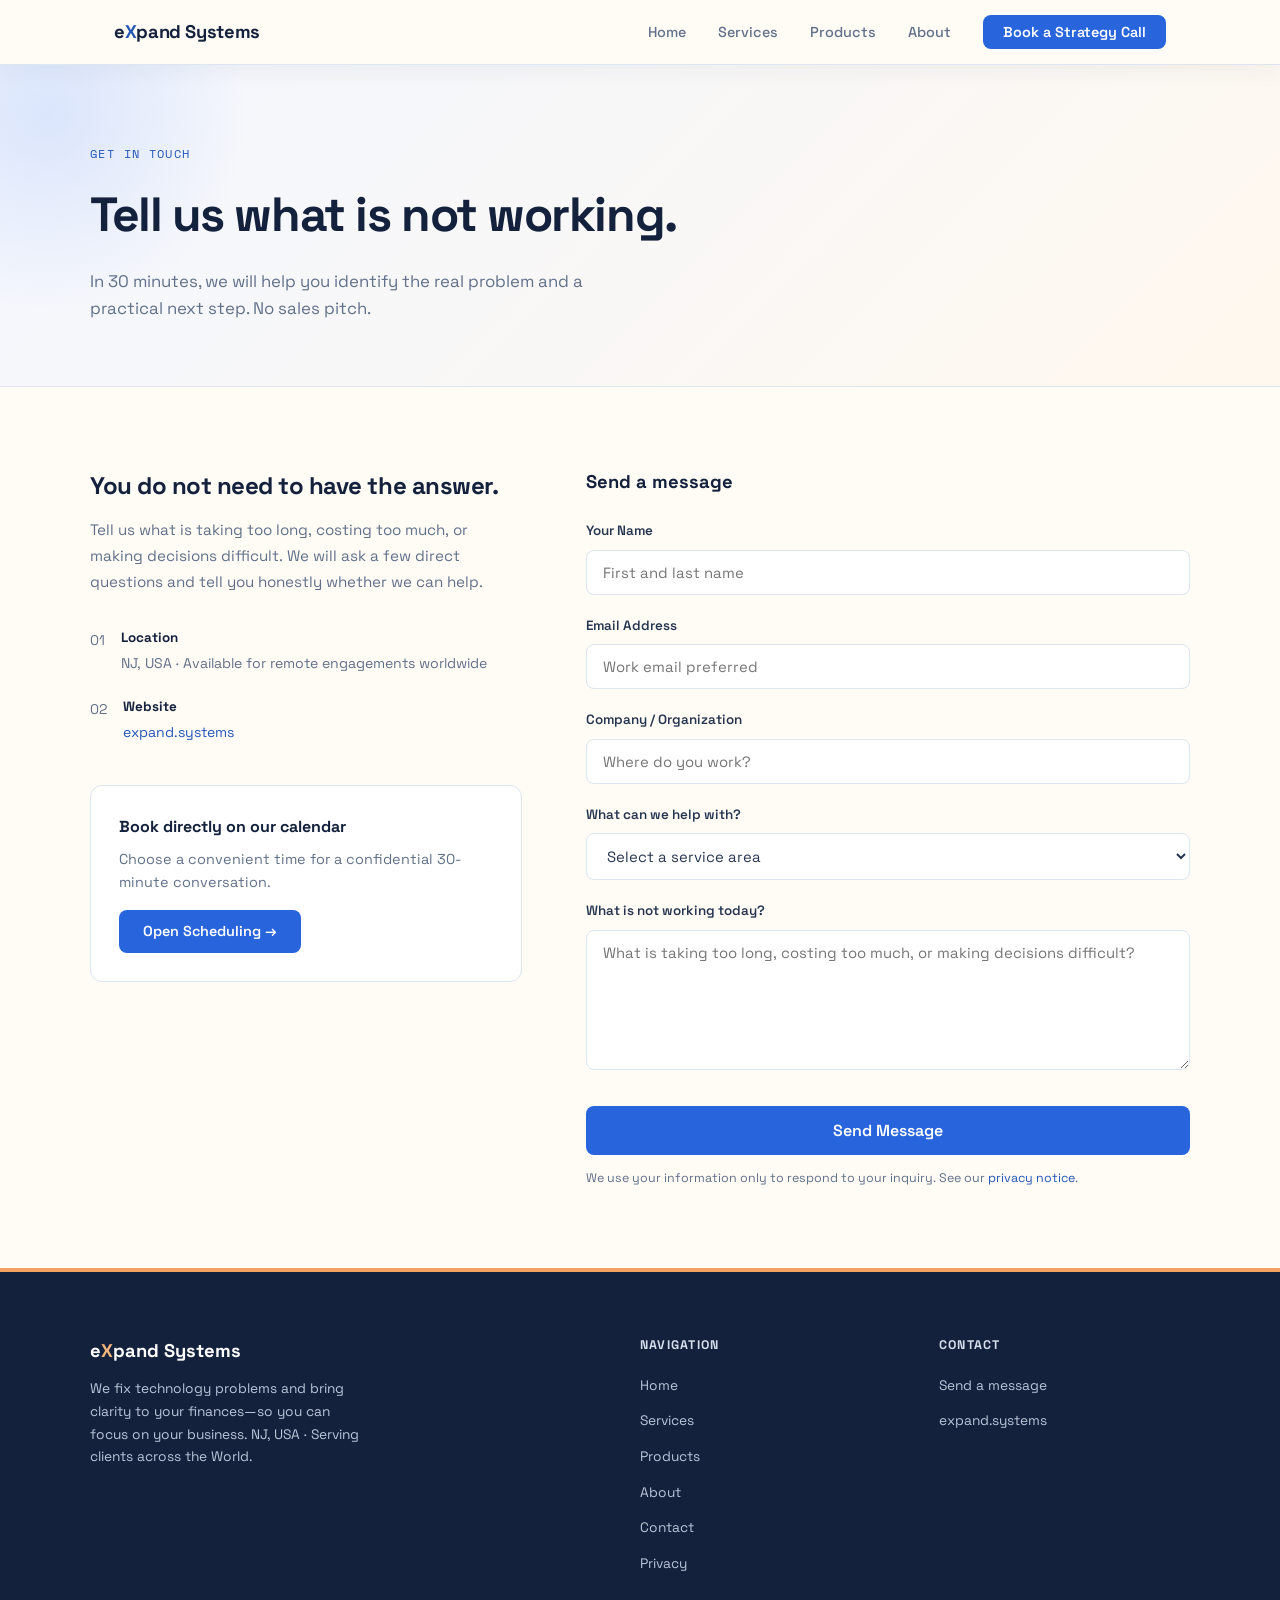
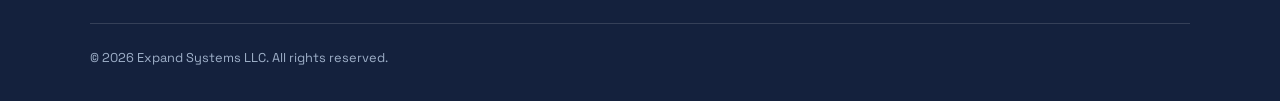
<file: contact.html>
<!DOCTYPE html>
<html lang="en">
<head>
  <meta charset="UTF-8" />
  <meta name="viewport" content="width=device-width, initial-scale=1.0" />
  <title>Contact — eXpand Systems</title>
  <meta name="description" content="Tell eXpand Systems what is taking too long, costing too much, or making business decisions difficult. Book a confidential 30-minute call." />
  <link rel="canonical" href="https://www.expand.systems/contact.html" />
  <link rel="icon" type="image/png" href="images/favicon.png" />
  <meta property="og:type" content="website" />
  <meta property="og:url" content="https://www.expand.systems/contact.html" />
  <meta property="og:title" content="Contact — eXpand Systems" />
  <meta property="og:description" content="Book a confidential 30-minute conversation with eXpand Systems." />
  <meta property="og:image" content="https://www.expand.systems/images/og-expand-systems.png" />
  <meta name="twitter:card" content="summary_large_image" />
  <meta name="twitter:title" content="Contact — eXpand Systems" />
  <meta name="twitter:description" content="Book a confidential 30-minute conversation with eXpand Systems." />
  <meta name="twitter:image" content="https://www.expand.systems/images/og-expand-systems.png" />
  <link rel="preconnect" href="https://fonts.googleapis.com" />
  <link rel="preconnect" href="https://fonts.gstatic.com" crossorigin />
  <link href="https://fonts.googleapis.com/css2?family=Space+Grotesk:wght@300;400;500;600;700&family=Space+Mono:wght@400;700&display=swap" rel="stylesheet" />
  <link rel="stylesheet" href="style.css?v=20260816a" />
</head>
<body>

<nav>
  <div class="nav-inner">
    <a href="index.html" class="nav-logo">e<span>X</span>pand Systems</a>
    <ul class="nav-links" id="navLinks">
      <li><a href="index.html">Home</a></li>
      <li><a href="services.html">Services</a></li>
      <li><a href="products.html">Products</a></li>
      <li><a href="about.html">About</a></li>
      <li><a href="contact.html" class="active nav-cta">Book a Strategy Call</a></li>
    </ul>
    <button class="nav-toggle" id="navToggle" type="button" aria-label="Open navigation" aria-expanded="false" aria-controls="navLinks"><span></span><span></span><span></span></button>
  </div>
</nav>

<section class="page-hero">
  <div class="container">
    <span class="eyebrow">Get in Touch</span>
    <h1>Tell us what is not working.</h1>
    <p>In 30 minutes, we will help you identify the real problem and a practical next step. No sales pitch.</p>
  </div>
</section>

<section class="section">
  <div class="container">
    <div class="contact-grid">

      <div class="contact-info">
        <h2>You do not need to have the answer.</h2>
        <p>Tell us what is taking too long, costing too much, or making decisions difficult. We will ask a few direct questions and tell you honestly whether we can help.</p>

        <div class="contact-detail">
          <span class="contact-icon" aria-hidden="true">01</span>
          <div>
            <strong>Location</strong>
            <span>NJ, USA · Available for remote engagements worldwide</span>
          </div>
        </div>

        <div class="contact-detail">
          <span class="contact-icon" aria-hidden="true">02</span>
          <div>
            <strong>Website</strong>
            <span><a href="https://www.expand.systems" style="color:var(--blue-light);">expand.systems</a></span>
          </div>
        </div>

        <div style="margin-top: 40px; background: var(--bg-card); border-radius: 12px; padding: 28px; border: 1px solid var(--border);">
          <p style="font-weight: 700; color: var(--white); margin-bottom: 8px;">Book directly on our calendar</p>
          <p style="color: var(--muted); font-size: .9rem; margin-bottom: 16px;">Choose a convenient time for a confidential 30-minute conversation.</p>
          <a href="https://calendly.com/raaj-expand-systems" target="_blank" rel="noopener noreferrer" class="btn btn-primary" style="font-size:.9rem; padding: 10px 24px;">Open Scheduling →</a>
        </div>
      </div>

      <div class="contact-form">
        <h3>Send a message</h3>
        <form action="https://formspree.io/f/xaqgepbw" method="POST">
          <!-- Formspree discards submissions with a populated honeypot. -->
          <div style="display:none" aria-hidden="true">
            <label for="contact-gotcha">Leave this field empty</label>
            <input type="text" id="contact-gotcha" name="_gotcha" tabindex="-1" autocomplete="off" />
          </div>
          <div class="form-group">
            <label for="name">Your Name</label>
            <input type="text" id="name" name="name" placeholder="First and last name" required />
          </div>
          <div class="form-group">
            <label for="email">Email Address</label>
            <input type="email" id="email" name="email" placeholder="Work email preferred" required />
          </div>
          <div class="form-group">
            <label for="company">Company / Organization</label>
            <input type="text" id="company" name="company" placeholder="Where do you work?" />
          </div>
          <div class="form-group">
            <label for="service">What can we help with?</label>
            <select id="service" name="service">
              <option value="">Select a service area</option>
              <option value="agentic-ai">Agentic AI &amp; Custom Skills</option>
              <option value="ai-governance">AI Gating, Compliance &amp; Governance</option>
              <option value="modernize-technology">Modernize Technology</option>
              <option value="financial-clarity">Financial Clarity</option>
              <option value="operational-excellence">Operational Excellence</option>
              <option value="growth-readiness">Growth Readiness</option>
              <option value="assessment">Business Systems Assessment</option>
              <option value="other">Other / Not sure yet</option>
            </select>
          </div>
          <div class="form-group">
            <label for="message">What is not working today?</label>
            <textarea id="message" name="message" placeholder="What is taking too long, costing too much, or making decisions difficult?" required></textarea>
          </div>
          <button type="submit" class="btn btn-primary form-submit">Send Message</button>
          <p class="form-privacy">We use your information only to respond to your inquiry. See our <a href="privacy.html">privacy notice</a>.</p>
        </form>
      </div>

    </div>
  </div>
</section>

<footer>
  <div class="container">
    <div class="footer-grid">
      <div class="footer-brand">
        <div class="footer-logo">e<span>X</span>pand Systems</div>
        <p>We fix technology problems and bring clarity to your finances—so you can focus on your business. NJ, USA · Serving clients across the World.</p>
      </div>
      <div class="footer-col">
        <h3>Navigation</h3>
        <ul>
          <li><a href="index.html">Home</a></li>
          <li><a href="services.html">Services</a></li>
          <li><a href="products.html">Products</a></li>
          <li><a href="about.html">About</a></li>
          <li><a href="contact.html">Contact</a></li>
          <li><a href="privacy.html">Privacy</a></li>
        </ul>
      </div>
      <div class="footer-col">
        <h3>Contact</h3>
        <ul>
          <li><a href="contact.html">Send a message</a></li>
          <li><a href="https://www.expand.systems">expand.systems</a></li>
        </ul>
      </div>
    </div>
    <div class="footer-bottom">
      <span>© 2026 Expand Systems LLC. All rights reserved.</span>
    </div>
  </div>
</footer>

<script src="/site.js" defer></script>
</body>
</html>
</file>
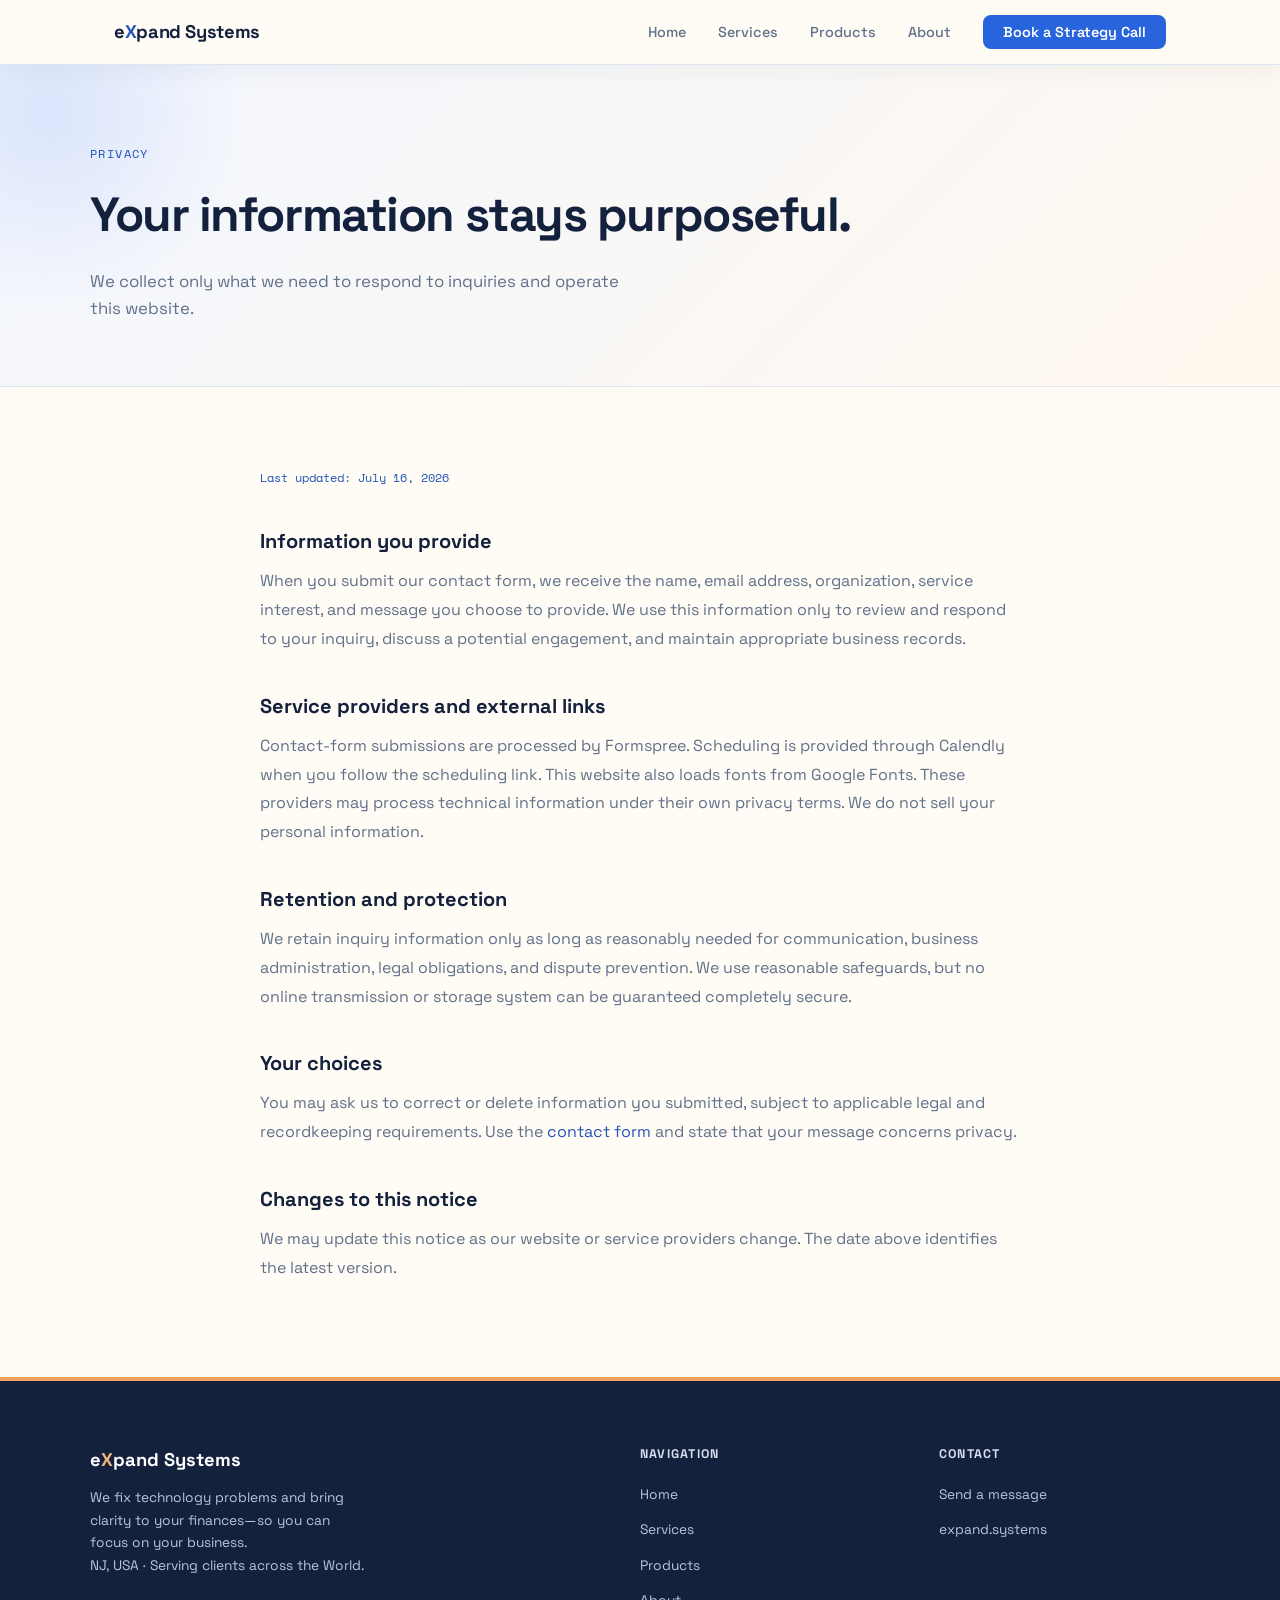
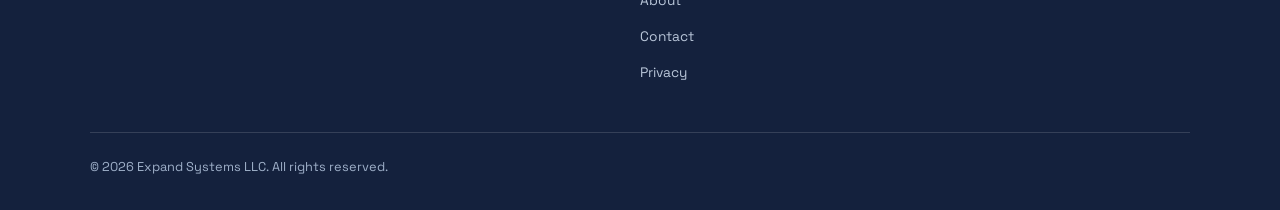
<file: privacy.html>
<!DOCTYPE html>
<html lang="en">
<head>
  <meta charset="UTF-8" />
  <meta name="viewport" content="width=device-width, initial-scale=1.0" />
  <title>Privacy — eXpand Systems</title>
  <meta name="description" content="Privacy notice for the eXpand Systems website and contact form." />
  <link rel="canonical" href="https://www.expand.systems/privacy.html" />
  <link rel="icon" type="image/png" href="images/favicon.png" />
  <meta property="og:type" content="website" />
  <meta property="og:url" content="https://www.expand.systems/privacy.html" />
  <meta property="og:title" content="Privacy — eXpand Systems" />
  <meta property="og:description" content="Privacy notice for the eXpand Systems website and contact form." />
  <meta property="og:image" content="https://www.expand.systems/images/og-expand-systems.png" />
  <meta name="twitter:card" content="summary_large_image" />
  <meta name="twitter:title" content="Privacy — eXpand Systems" />
  <meta name="twitter:description" content="Privacy notice for the eXpand Systems website and contact form." />
  <meta name="twitter:image" content="https://www.expand.systems/images/og-expand-systems.png" />
  <link rel="preconnect" href="https://fonts.googleapis.com" />
  <link rel="preconnect" href="https://fonts.gstatic.com" crossorigin />
  <link href="https://fonts.googleapis.com/css2?family=Space+Grotesk:wght@300;400;500;600;700&family=Space+Mono:wght@400;700&display=swap" rel="stylesheet" />
  <link rel="stylesheet" href="style.css?v=20260816a" />
</head>
<body>
<nav>
  <div class="nav-inner">
    <a href="index.html" class="nav-logo">e<span>X</span>pand Systems</a>
    <ul class="nav-links" id="navLinks">
      <li><a href="index.html">Home</a></li>
      <li><a href="services.html">Services</a></li>
      <li><a href="products.html">Products</a></li>
      <li><a href="about.html">About</a></li>
      <li><a href="contact.html" class="nav-cta">Book a Strategy Call</a></li>
    </ul>
    <button class="nav-toggle" id="navToggle" type="button" aria-label="Open navigation" aria-expanded="false" aria-controls="navLinks"><span></span><span></span><span></span></button>
  </div>
</nav>

<section class="page-hero">
  <div class="container">
    <span class="eyebrow">Privacy</span>
    <h1>Your information stays purposeful.</h1>
    <p>We collect only what we need to respond to inquiries and operate this website.</p>
  </div>
</section>

<main class="section">
  <div class="container legal-copy">
    <p class="legal-updated">Last updated: July 16, 2026</p>

    <h2>Information you provide</h2>
    <p>When you submit our contact form, we receive the name, email address, organization, service interest, and message you choose to provide. We use this information only to review and respond to your inquiry, discuss a potential engagement, and maintain appropriate business records.</p>

    <h2>Service providers and external links</h2>
    <p>Contact-form submissions are processed by Formspree. Scheduling is provided through Calendly when you follow the scheduling link. This website also loads fonts from Google Fonts. These providers may process technical information under their own privacy terms. We do not sell your personal information.</p>

    <h2>Retention and protection</h2>
    <p>We retain inquiry information only as long as reasonably needed for communication, business administration, legal obligations, and dispute prevention. We use reasonable safeguards, but no online transmission or storage system can be guaranteed completely secure.</p>

    <h2>Your choices</h2>
    <p>You may ask us to correct or delete information you submitted, subject to applicable legal and recordkeeping requirements. Use the <a href="contact.html">contact form</a> and state that your message concerns privacy.</p>

    <h2>Changes to this notice</h2>
    <p>We may update this notice as our website or service providers change. The date above identifies the latest version.</p>
  </div>
</main>

<footer>
  <div class="container">
    <div class="footer-grid">
      <div class="footer-brand">
        <div class="footer-logo">e<span>X</span>pand Systems</div>
        <p>We fix technology problems and bring clarity to your finances—so you can focus on your business.<br>NJ, USA · Serving clients across the World.</p>
      </div>
      <div class="footer-col">
        <h3>Navigation</h3>
        <ul>
          <li><a href="index.html">Home</a></li>
          <li><a href="services.html">Services</a></li>
          <li><a href="products.html">Products</a></li>
          <li><a href="about.html">About</a></li>
          <li><a href="contact.html">Contact</a></li>
          <li><a href="privacy.html">Privacy</a></li>
        </ul>
      </div>
      <div class="footer-col">
        <h3>Contact</h3>
        <ul>
          <li><a href="contact.html">Send a message</a></li>
          <li><a href="https://www.expand.systems">expand.systems</a></li>
        </ul>
      </div>
    </div>
    <div class="footer-bottom"><span>© 2026 Expand Systems LLC. All rights reserved.</span></div>
  </div>
</footer>

<script src="/site.js" defer></script>
</body>
</html>
</file>
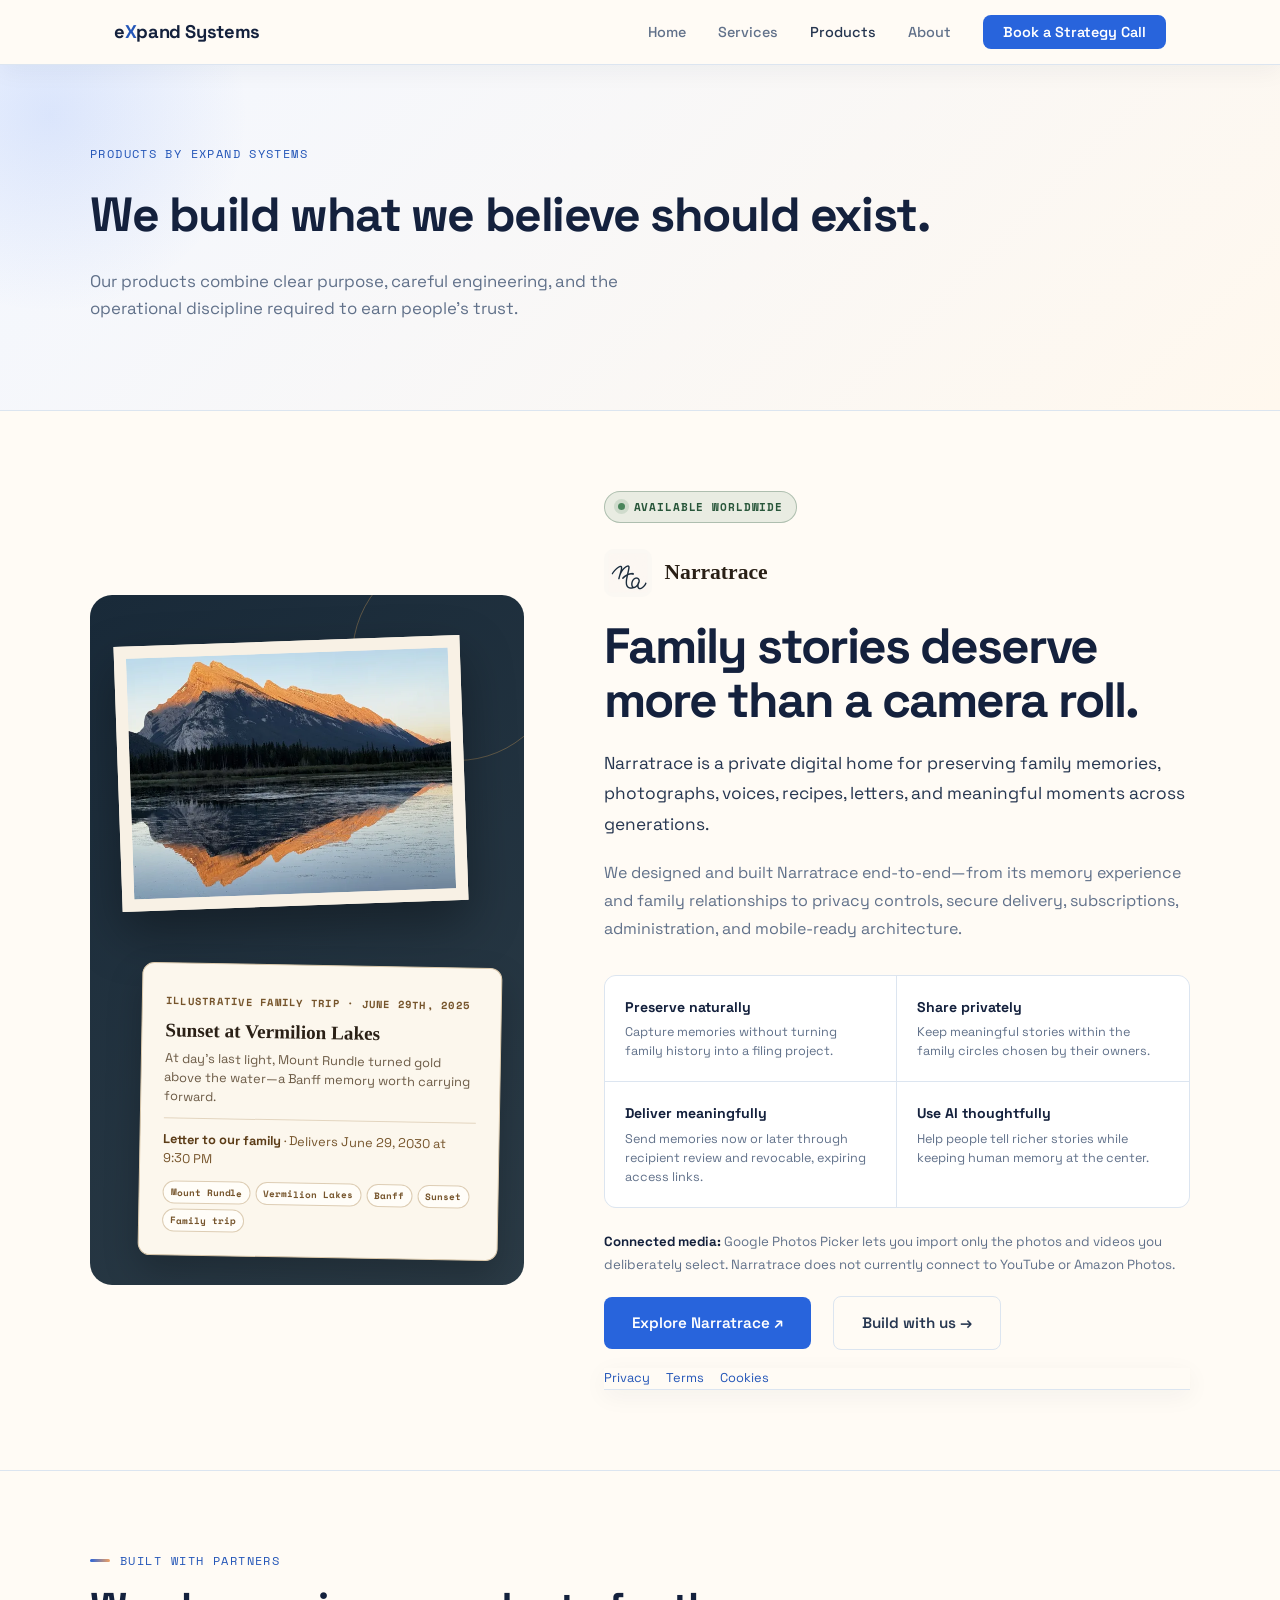
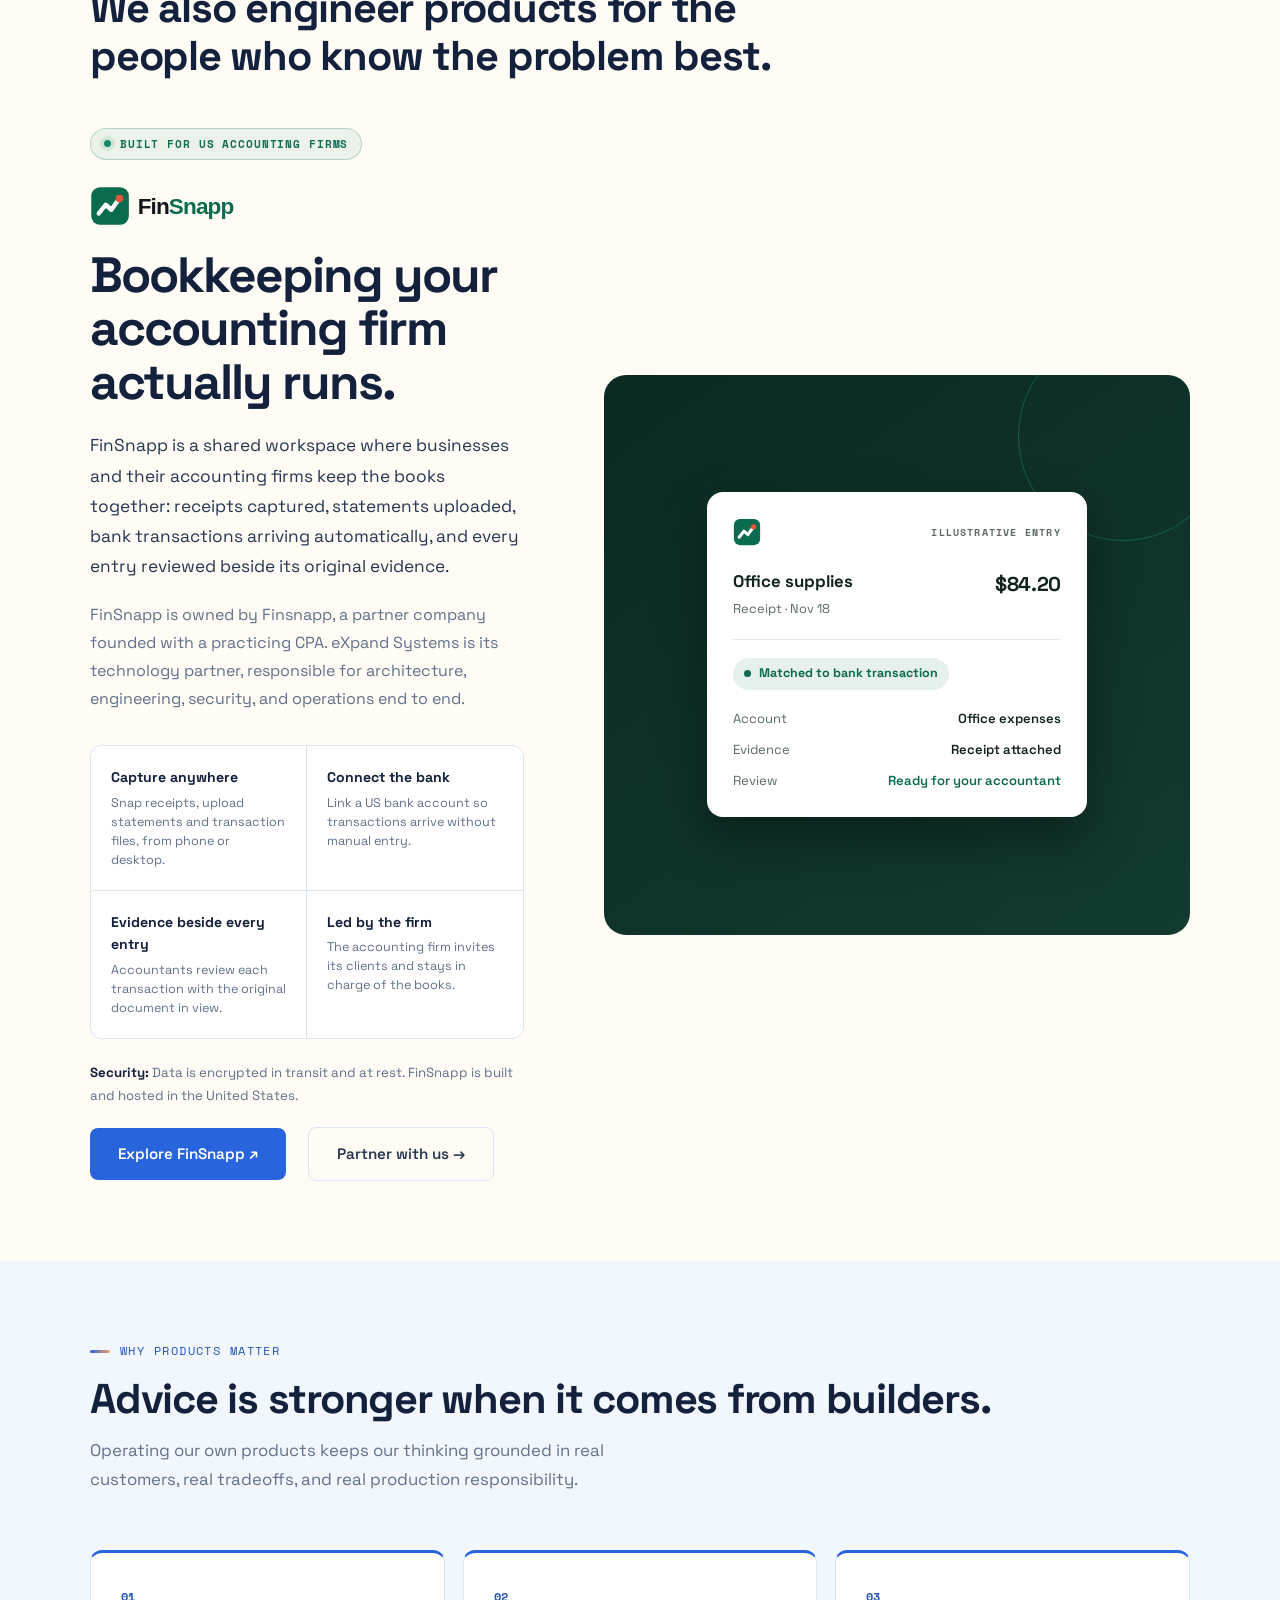
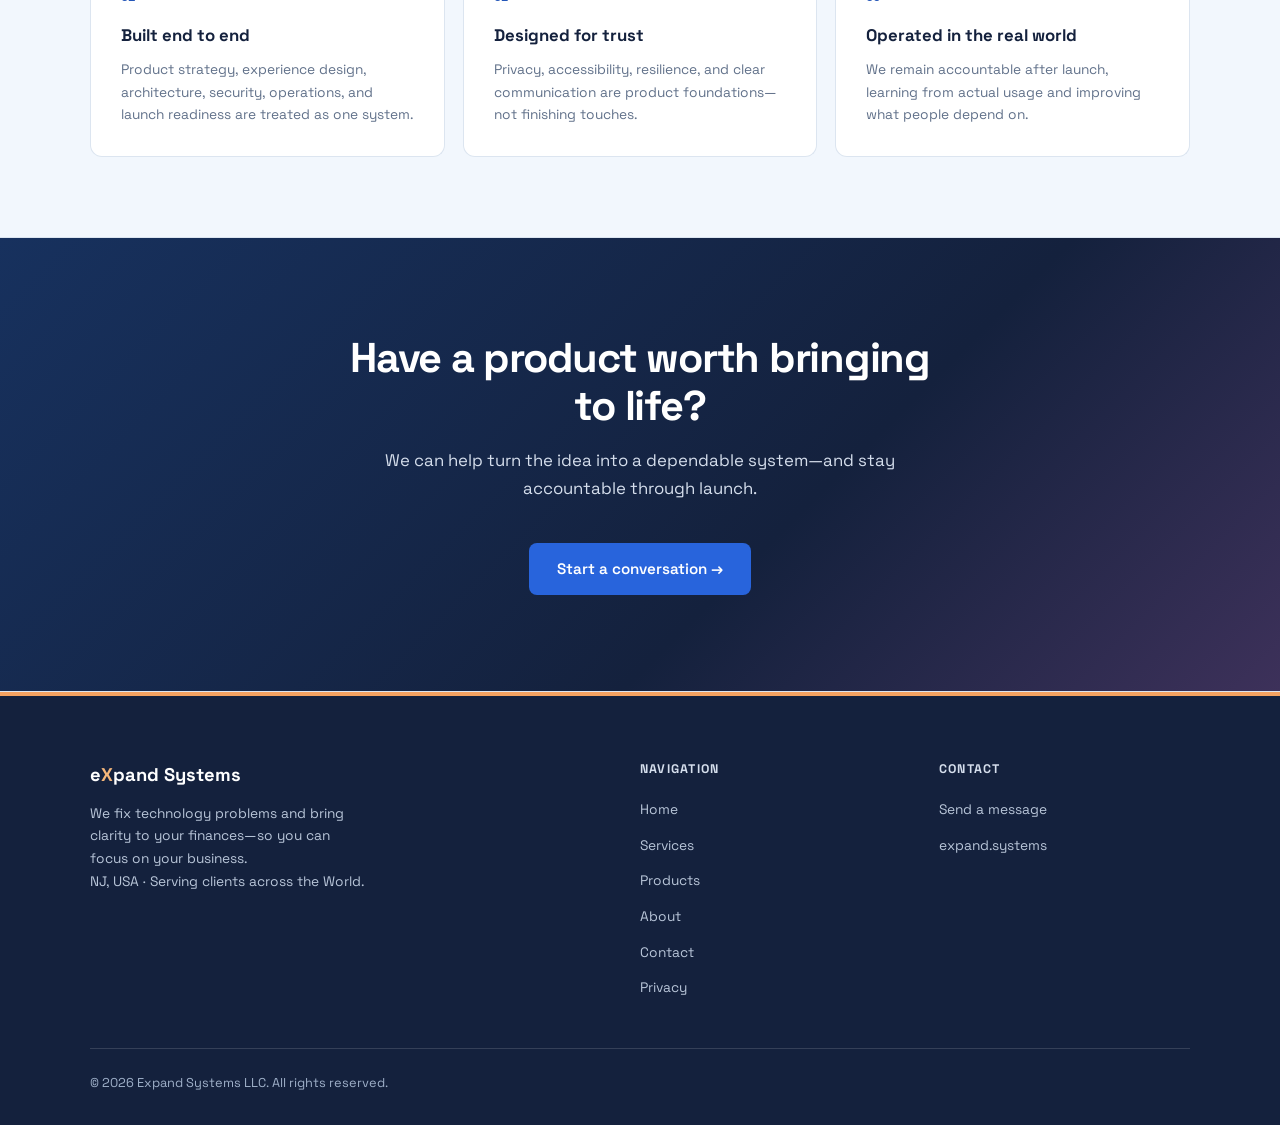
<file: products.html>
<!DOCTYPE html>
<html lang="en">
<head>
  <meta charset="UTF-8" />
  <meta name="viewport" content="width=device-width, initial-scale=1.0" />
  <title>Products — Software Built by eXpand Systems</title>
  <meta name="description" content="Explore products conceived, built, and operated by eXpand Systems, including Narratrace—a private home for preserving family stories—and FinSnapp, engineered for a partner accounting company." />
  <link rel="canonical" href="https://www.expand.systems/products.html" />
  <link rel="icon" type="image/png" href="images/favicon.png" />
  <meta property="og:type" content="website" />
  <meta property="og:url" content="https://www.expand.systems/products.html" />
  <meta property="og:title" content="Products — eXpand Systems" />
  <meta property="og:description" content="We conceive, build, and operate thoughtful software products." />
  <meta property="og:image" content="https://www.expand.systems/images/og-expand-systems.png" />
  <meta name="twitter:card" content="summary_large_image" />
  <meta name="twitter:title" content="Products — eXpand Systems" />
  <meta name="twitter:description" content="Explore thoughtful software products conceived, built, and operated by eXpand Systems, including Narratrace, plus FinSnapp, engineered for a partner." />
  <meta name="twitter:image" content="https://www.expand.systems/images/og-expand-systems.png" />
  <link rel="preconnect" href="https://fonts.googleapis.com" />
  <link rel="preconnect" href="https://fonts.gstatic.com" crossorigin />
  <link href="https://fonts.googleapis.com/css2?family=Space+Grotesk:wght@300;400;500;600;700&family=Space+Mono:wght@400;700&display=swap" rel="stylesheet" />
  <link rel="stylesheet" href="style.css?v=20261125a" />
</head>
<body>
<nav>
  <div class="nav-inner">
    <a href="index.html" class="nav-logo">e<span>X</span>pand Systems</a>
    <ul class="nav-links" id="navLinks">
      <li><a href="index.html">Home</a></li>
      <li><a href="services.html">Services</a></li>
      <li><a href="products.html" class="active">Products</a></li>
      <li><a href="about.html">About</a></li>
      <li><a href="contact.html" class="nav-cta">Book a Strategy Call</a></li>
    </ul>
    <button class="nav-toggle" id="navToggle" type="button" aria-label="Open navigation" aria-expanded="false" aria-controls="navLinks"><span></span><span></span><span></span></button>
  </div>
</nav>

<header class="page-hero products-hero">
  <div class="container">
    <span class="eyebrow">Products by eXpand Systems</span>
    <h1>We build what we believe should exist.</h1>
    <p>Our products combine clear purpose, careful engineering, and the operational discipline required to earn people’s trust.</p>
  </div>
</header>

<main>
  <section class="section">
    <div class="container">
      <article class="product-feature">
        <div class="product-feature-visual">
          <div class="product-photo-frame">
            <picture>
              <source type="image/webp" srcset="images/mount-rundle-vermilion-lakes-sunset-640.webp 640w, images/mount-rundle-vermilion-lakes-sunset-1200.webp 1200w, images/mount-rundle-vermilion-lakes-sunset-1920.webp 1920w" sizes="(max-width: 640px) calc(100vw - 86px), (max-width: 900px) calc(100vw - 160px), 470px" />
              <img src="images/mount-rundle-vermilion-lakes-sunset-1200.jpg" srcset="images/mount-rundle-vermilion-lakes-sunset-640.jpg 640w, images/mount-rundle-vermilion-lakes-sunset-1200.jpg 1200w, images/mount-rundle-vermilion-lakes-sunset-1920.jpg 1920w" sizes="(max-width: 640px) calc(100vw - 86px), (max-width: 900px) calc(100vw - 160px), 470px" width="1200" height="900" decoding="async" alt="Mount Rundle glowing at sunset and reflected in Vermilion Lakes near Banff" />
            </picture>
          </div>
          <div class="product-memory-card">
            <span>Illustrative family trip · June 29th, 2025</span>
            <strong>Sunset at Vermilion Lakes</strong>
            <p>At day’s last light, Mount Rundle turned gold above the water—a Banff memory worth carrying forward.</p>
            <p class="product-memory-delivery"><b>Letter to our family</b> · Delivers June 29, 2030 at 9:30 PM</p>
            <div class="product-memory-tags" aria-label="Memory tags"><span>Mount Rundle</span><span>Vermilion Lakes</span><span>Banff</span><span>Sunset</span><span>Family trip</span></div>
          </div>
        </div>
        <div class="product-feature-copy">
          <div class="product-status product-status--live"><span></span>Available worldwide</div>
          <div class="narratrace-lockup"><img src="images/narratrace-brand-mark.png" alt="" /><span>Narratrace</span></div>
          <h2>Family stories deserve more than a camera roll.</h2>
          <p class="product-lead">Narratrace is a private digital home for preserving family memories, photographs, voices, recipes, letters, and meaningful moments across generations.</p>
          <p>We designed and built Narratrace end-to-end—from its memory experience and family relationships to privacy controls, secure delivery, subscriptions, administration, and mobile-ready architecture.</p>
          <ul class="product-capabilities">
            <li><strong>Preserve naturally</strong><span>Capture memories without turning family history into a filing project.</span></li>
            <li><strong>Share privately</strong><span>Keep meaningful stories within the family circles chosen by their owners.</span></li>
            <li><strong>Deliver meaningfully</strong><span>Send memories now or later through recipient review and revocable, expiring access links.</span></li>
            <li><strong>Use AI thoughtfully</strong><span>Help people tell richer stories while keeping human memory at the center.</span></li>
          </ul>
          <p class="product-integration-note"><strong>Connected media:</strong> Google Photos Picker lets you import only the photos and videos you deliberately select. Narratrace does not currently connect to YouTube or Amazon Photos.</p>
          <div class="product-actions">
            <a class="btn btn-primary" href="https://getnarratrace.com/" target="_blank" rel="noopener noreferrer">Explore Narratrace ↗</a>
            <a class="btn btn-outline" href="contact.html">Build with us →</a>
          </div>
          <nav class="product-legal-links" aria-label="Narratrace legal information">
            <a href="https://getnarratrace.com/privacy">Privacy</a>
            <a href="https://getnarratrace.com/terms">Terms</a>
            <a href="https://getnarratrace.com/cookies">Cookies</a>
          </nav>
        </div>
      </article>
    </div>
  </section>

  <section class="section partner-product-section" aria-labelledby="partner-products-title">
    <div class="container">
      <div class="partner-product-heading">
        <div class="section-label">Built with partners</div>
        <h2 class="section-title" id="partner-products-title">We also engineer products for the people who know the problem best.</h2>
      </div>
      <article class="product-feature product-feature--reverse">
        <div class="product-feature-visual finsnapp-visual" aria-hidden="true">
          <div class="finsnapp-card">
            <div class="finsnapp-card-head"><img src="images/finsnapp-mark.svg" alt="" width="28" height="28" /><span>Illustrative entry</span></div>
            <div class="finsnapp-receipt">
              <div><strong>Office supplies</strong><span>Receipt · Nov 18</span></div>
              <b>$84.20</b>
            </div>
            <div class="finsnapp-match"><span></span>Matched to bank transaction</div>
            <dl class="finsnapp-meta">
              <div><dt>Account</dt><dd>Office expenses</dd></div>
              <div><dt>Evidence</dt><dd>Receipt attached</dd></div>
              <div><dt>Review</dt><dd>Ready for your accountant</dd></div>
            </dl>
          </div>
        </div>
        <div class="product-feature-copy">
          <div class="product-status"><span></span>Built for US accounting firms</div>
          <div class="finsnapp-lockup"><img src="images/finsnapp-lockup.svg" alt="FinSnapp" width="188" height="40" /></div>
          <h2>Bookkeeping your accounting firm actually runs.</h2>
          <p class="product-lead">FinSnapp is a shared workspace where businesses and their accounting firms keep the books together: receipts captured, statements uploaded, bank transactions arriving automatically, and every entry reviewed beside its original evidence.</p>
          <p>FinSnapp is owned by Finsnapp, a partner company founded with a practicing CPA. eXpand Systems is its technology partner, responsible for architecture, engineering, security, and operations end to end.</p>
          <ul class="product-capabilities">
            <li><strong>Capture anywhere</strong><span>Snap receipts, upload statements and transaction files, from phone or desktop.</span></li>
            <li><strong>Connect the bank</strong><span>Link a US bank account so transactions arrive without manual entry.</span></li>
            <li><strong>Evidence beside every entry</strong><span>Accountants review each transaction with the original document in view.</span></li>
            <li><strong>Led by the firm</strong><span>The accounting firm invites its clients and stays in charge of the books.</span></li>
          </ul>
          <p class="product-integration-note"><strong>Security:</strong> Data is encrypted in transit and at rest. FinSnapp is built and hosted in the United States.</p>
          <div class="product-actions">
            <a class="btn btn-primary" href="https://finsnapp.com/" target="_blank" rel="noopener noreferrer">Explore FinSnapp ↗</a>
            <a class="btn btn-outline" href="contact.html">Partner with us →</a>
          </div>
        </div>
      </article>
    </div>
  </section>

  <section class="section section-alt product-principle-section">
    <div class="container">
      <div class="section-label">Why products matter</div>
      <h2 class="section-title">Advice is stronger when it comes from builders.</h2>
      <p class="section-sub">Operating our own products keeps our thinking grounded in real customers, real tradeoffs, and real production responsibility.</p>
      <div class="product-principles">
        <article><span>01</span><h3>Built end to end</h3><p>Product strategy, experience design, architecture, security, operations, and launch readiness are treated as one system.</p></article>
        <article><span>02</span><h3>Designed for trust</h3><p>Privacy, accessibility, resilience, and clear communication are product foundations—not finishing touches.</p></article>
        <article><span>03</span><h3>Operated in the real world</h3><p>We remain accountable after launch, learning from actual usage and improving what people depend on.</p></article>
      </div>
    </div>
  </section>

  <section class="cta-band">
    <div class="container">
      <h2 class="section-title">Have a product worth bringing to life?</h2>
      <p class="section-sub">We can help turn the idea into a dependable system—and stay accountable through launch.</p>
      <a href="contact.html" class="btn btn-primary">Start a conversation →</a>
    </div>
  </section>
</main>

<footer>
  <div class="container">
    <div class="footer-grid">
      <div class="footer-brand"><div class="footer-logo">e<span>X</span>pand Systems</div><p>We fix technology problems and bring clarity to your finances—so you can focus on your business.<br>NJ, USA · Serving clients across the World.</p></div>
      <div class="footer-col"><h3>Navigation</h3><ul><li><a href="index.html">Home</a></li><li><a href="services.html">Services</a></li><li><a href="products.html">Products</a></li><li><a href="about.html">About</a></li><li><a href="contact.html">Contact</a></li><li><a href="privacy.html">Privacy</a></li></ul></div>
      <div class="footer-col"><h3>Contact</h3><ul><li><a href="contact.html">Send a message</a></li><li><a href="https://www.expand.systems">expand.systems</a></li></ul></div>
    </div>
    <div class="footer-bottom"><span>© 2026 Expand Systems LLC. All rights reserved.</span></div>
  </div>
</footer>
<script src="/site.js" defer></script>
</body>
</html>
</file>
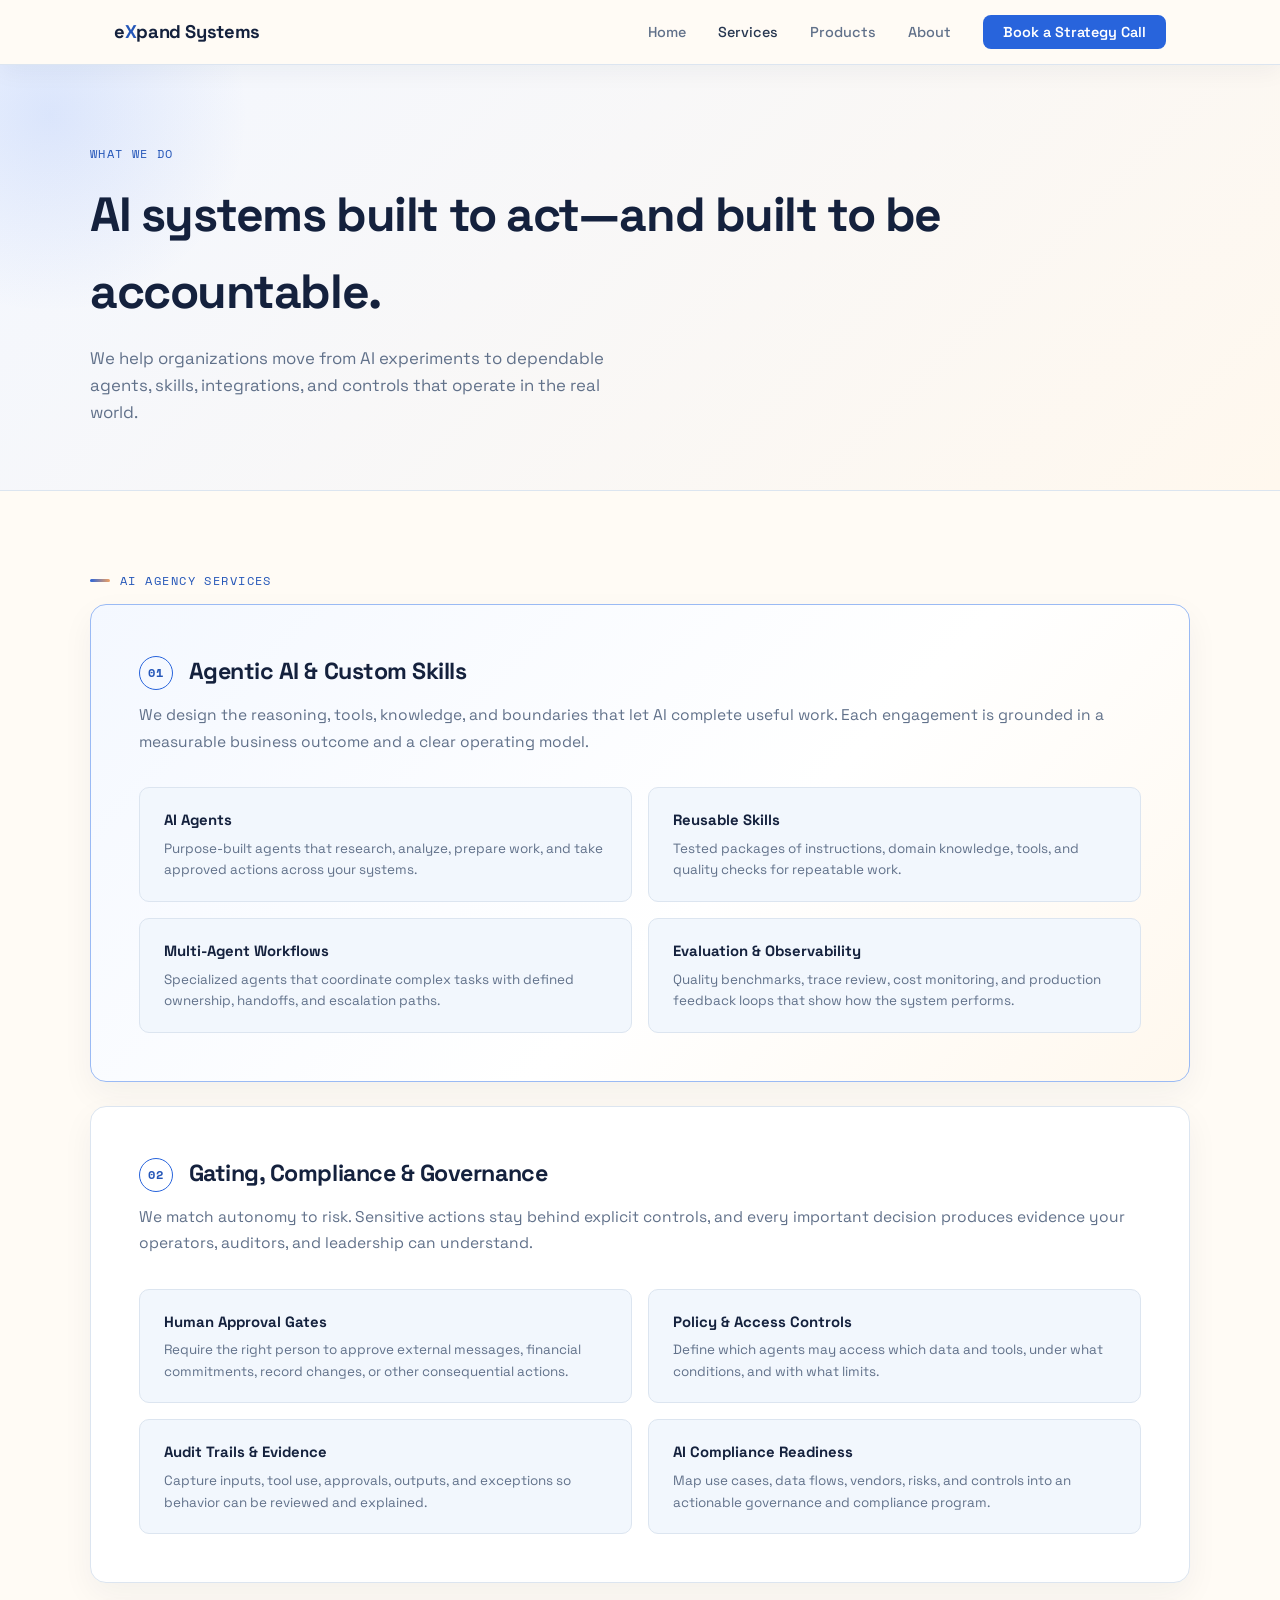
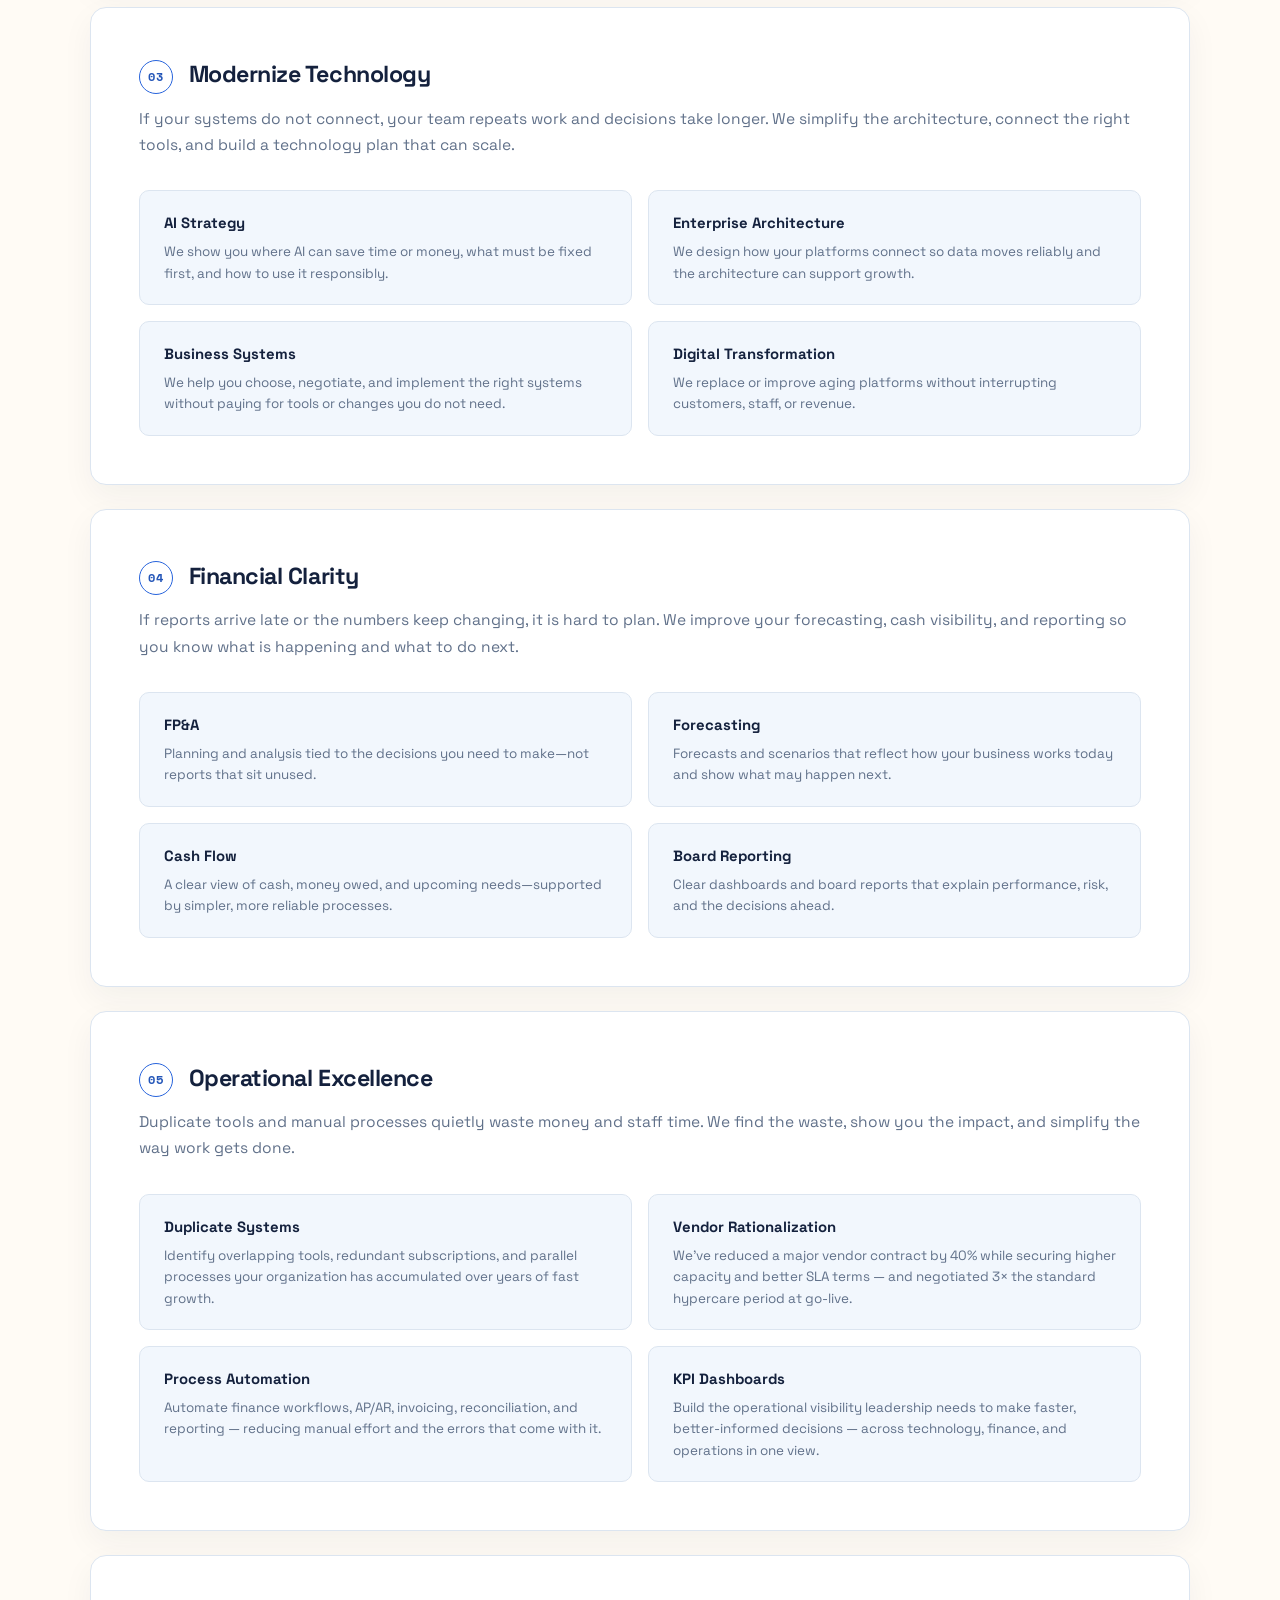
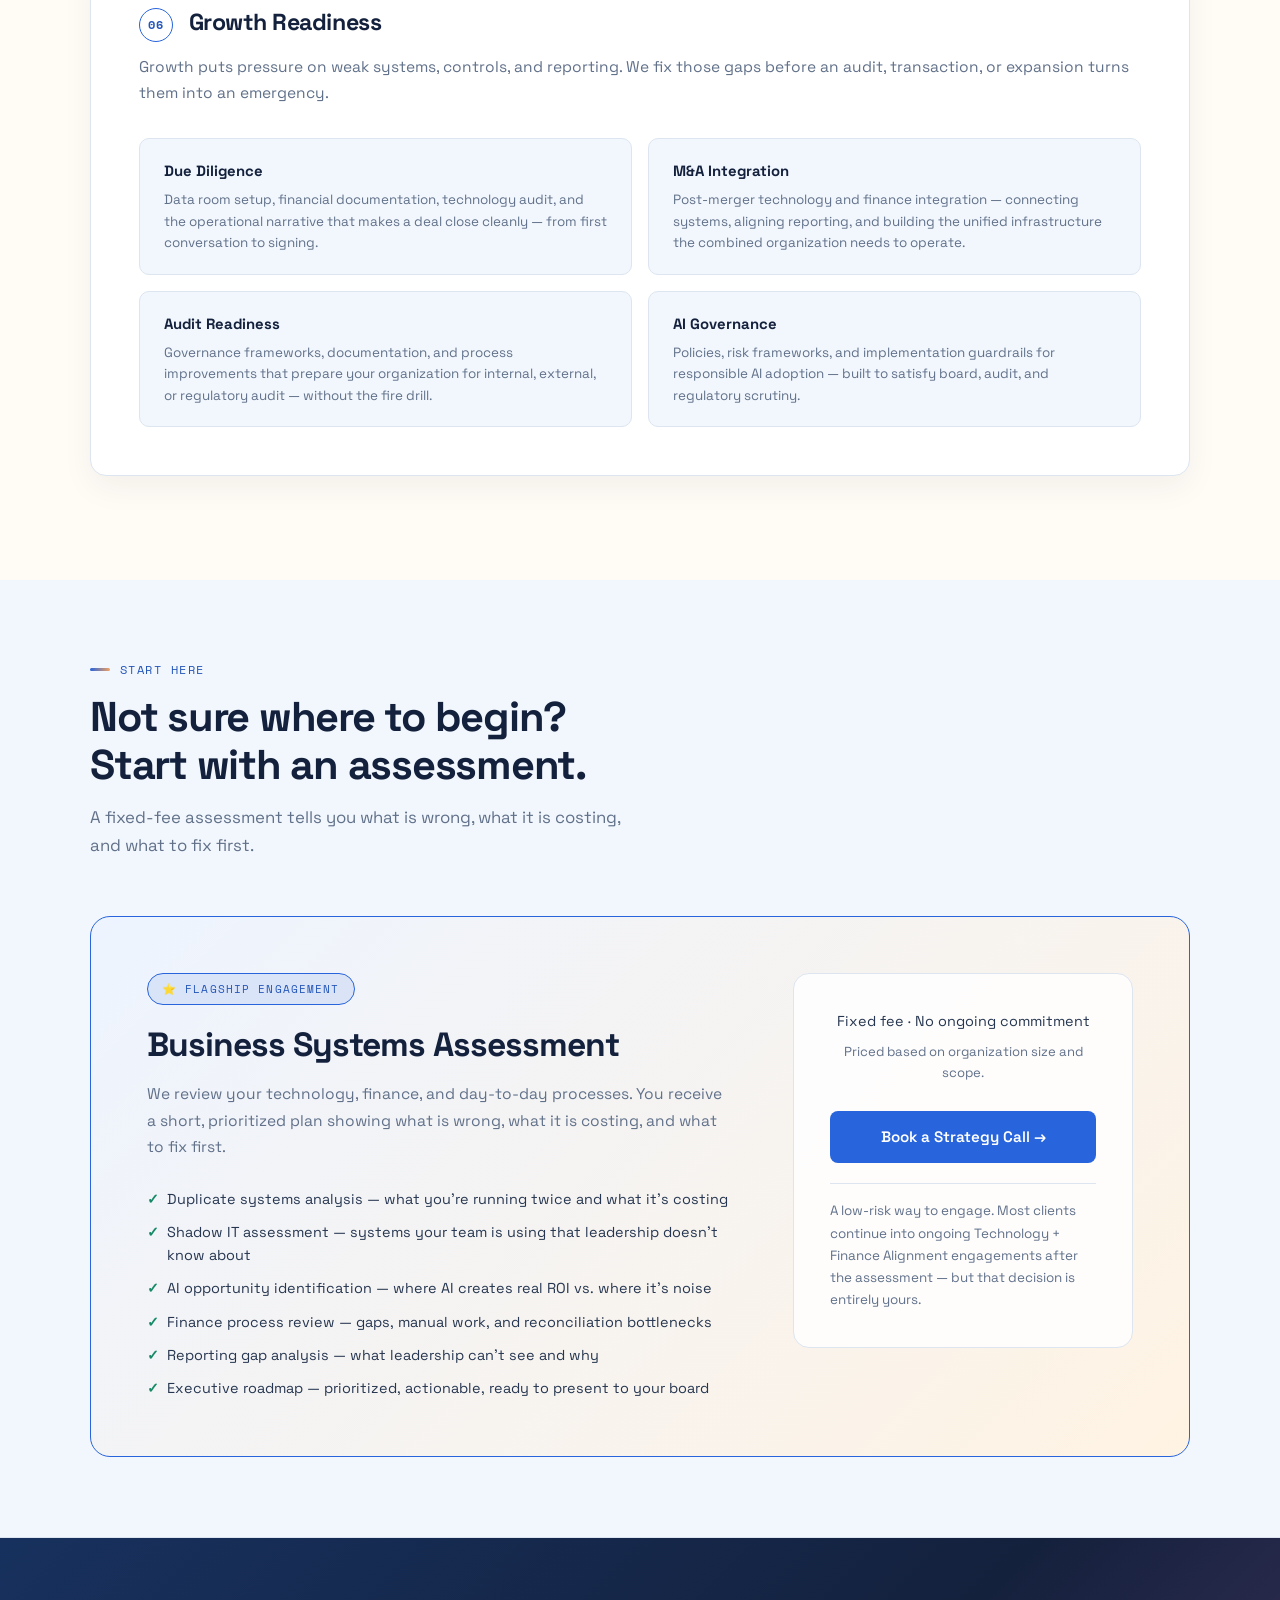
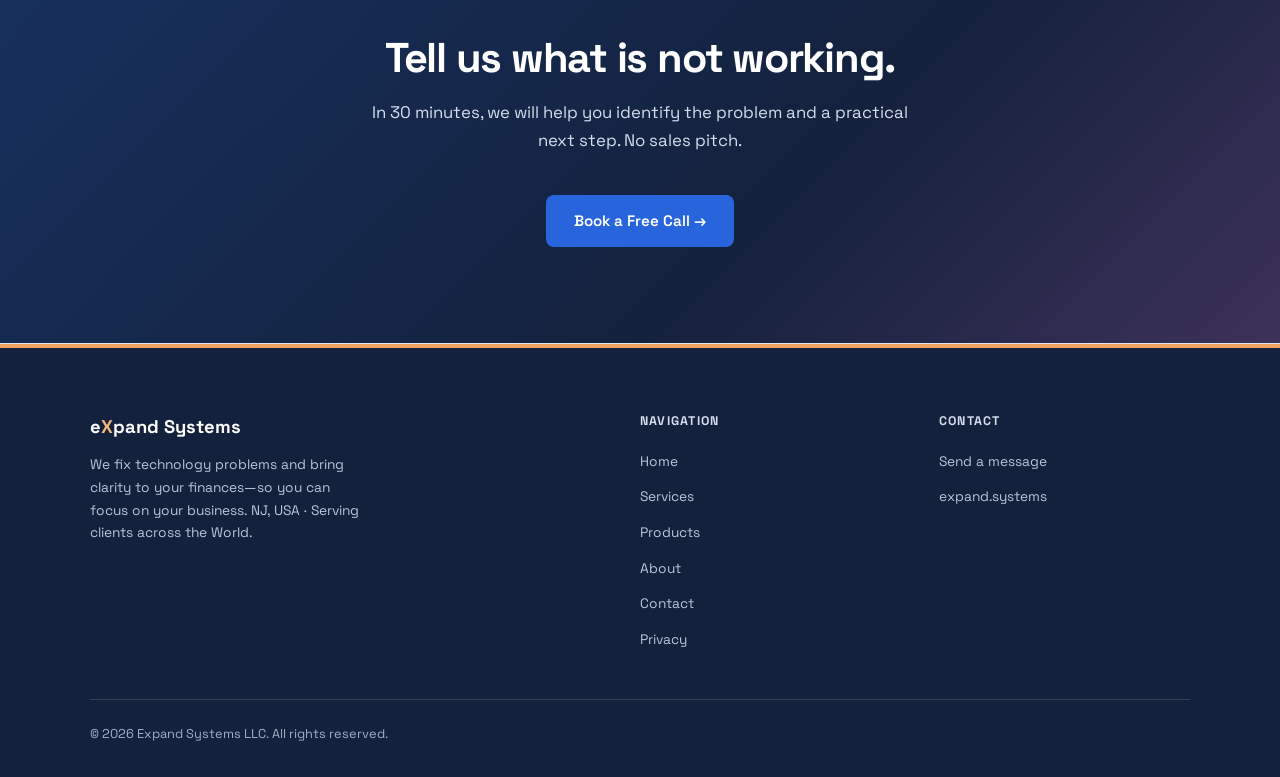
<file: services.html>
<!DOCTYPE html>
<html lang="en">
<head>
  <meta charset="UTF-8" />
  <meta name="viewport" content="width=device-width, initial-scale=1.0" />
  <title>AI Agency &amp; Agentic Systems Services | eXpand Systems</title>
  <meta name="description" content="Design and build governed AI agents, reusable skills, human approval gates, compliance controls, integrations, and business automation." />
  <link rel="canonical" href="https://www.expand.systems/services.html" />
  <link rel="icon" type="image/png" href="images/favicon.png" />
  <meta property="og:type" content="website" />
  <meta property="og:url" content="https://www.expand.systems/services.html" />
  <meta property="og:title" content="Services — eXpand Systems" />
  <meta property="og:description" content="Governed AI agents, reusable skills, human approval gates, compliance controls, and connected business systems." />
  <meta property="og:image" content="https://www.expand.systems/images/og-expand-systems.png" />
  <meta name="twitter:card" content="summary_large_image" />
  <meta name="twitter:title" content="AI Agency &amp; Agentic Systems Services | eXpand Systems" />
  <meta name="twitter:description" content="Governed AI agents, reusable skills, human approval gates, compliance controls, and connected business systems." />
  <meta name="twitter:image" content="https://www.expand.systems/images/og-expand-systems.png" />
  <link rel="preconnect" href="https://fonts.googleapis.com" />
  <link rel="preconnect" href="https://fonts.gstatic.com" crossorigin />
  <link href="https://fonts.googleapis.com/css2?family=Space+Grotesk:wght@300;400;500;600;700&family=Space+Mono:wght@400;700&display=swap" rel="stylesheet" />
  <link rel="stylesheet" href="style.css?v=20260816a" />
</head>
<body>

<nav>
  <div class="nav-inner">
    <a href="index.html" class="nav-logo">e<span>X</span>pand Systems</a>
    <ul class="nav-links" id="navLinks">
      <li><a href="index.html">Home</a></li>
      <li><a href="services.html" class="active">Services</a></li>
      <li><a href="products.html">Products</a></li>
      <li><a href="about.html">About</a></li>
      <li><a href="contact.html" class="nav-cta">Book a Strategy Call</a></li>
    </ul>
    <button class="nav-toggle" id="navToggle" type="button" aria-label="Open navigation" aria-expanded="false" aria-controls="navLinks"><span></span><span></span><span></span></button>
  </div>
</nav>

<section class="page-hero">
  <div class="container">
    <span class="eyebrow">What We Do</span>
    <h1>AI systems built to act—and built to be accountable.</h1>
    <p>We help organizations move from AI experiments to dependable agents, skills, integrations, and controls that operate in the real world.</p>
  </div>
</section>

<!-- 4 Categories -->
<section class="section">
  <div class="container">
    <div class="section-label">AI Agency Services</div>

    <div class="service-detail service-detail--featured">
      <h2><span class="section-number">01</span> Agentic AI &amp; Custom Skills</h2>
      <p>We design the reasoning, tools, knowledge, and boundaries that let AI complete useful work. Each engagement is grounded in a measurable business outcome and a clear operating model.</p>
      <div class="service-list">
        <div class="service-list-item"><h4>AI Agents</h4><p>Purpose-built agents that research, analyze, prepare work, and take approved actions across your systems.</p></div>
        <div class="service-list-item"><h4>Reusable Skills</h4><p>Tested packages of instructions, domain knowledge, tools, and quality checks for repeatable work.</p></div>
        <div class="service-list-item"><h4>Multi-Agent Workflows</h4><p>Specialized agents that coordinate complex tasks with defined ownership, handoffs, and escalation paths.</p></div>
        <div class="service-list-item"><h4>Evaluation &amp; Observability</h4><p>Quality benchmarks, trace review, cost monitoring, and production feedback loops that show how the system performs.</p></div>
      </div>
    </div>

    <div class="service-detail">
      <h2><span class="section-number">02</span> Gating, Compliance &amp; Governance</h2>
      <p>We match autonomy to risk. Sensitive actions stay behind explicit controls, and every important decision produces evidence your operators, auditors, and leadership can understand.</p>
      <div class="service-list">
        <div class="service-list-item"><h4>Human Approval Gates</h4><p>Require the right person to approve external messages, financial commitments, record changes, or other consequential actions.</p></div>
        <div class="service-list-item"><h4>Policy &amp; Access Controls</h4><p>Define which agents may access which data and tools, under what conditions, and with what limits.</p></div>
        <div class="service-list-item"><h4>Audit Trails &amp; Evidence</h4><p>Capture inputs, tool use, approvals, outputs, and exceptions so behavior can be reviewed and explained.</p></div>
        <div class="service-list-item"><h4>AI Compliance Readiness</h4><p>Map use cases, data flows, vendors, risks, and controls into an actionable governance and compliance program.</p></div>
      </div>
    </div>

    <div class="service-detail">
      <h2><span class="section-number">03</span> Modernize Technology</h2>
      <p>If your systems do not connect, your team repeats work and decisions take longer. We simplify the architecture, connect the right tools, and build a technology plan that can scale.</p>
      <div class="service-list">
        <div class="service-list-item">
          <h4>AI Strategy</h4>
          <p>We show you where AI can save time or money, what must be fixed first, and how to use it responsibly.</p>
        </div>
        <div class="service-list-item">
          <h4>Enterprise Architecture</h4>
          <p>We design how your platforms connect so data moves reliably and the architecture can support growth.</p>
        </div>
        <div class="service-list-item">
          <h4>Business Systems</h4>
          <p>We help you choose, negotiate, and implement the right systems without paying for tools or changes you do not need.</p>
        </div>
        <div class="service-list-item">
          <h4>Digital Transformation</h4>
          <p>We replace or improve aging platforms without interrupting customers, staff, or revenue.</p>
        </div>
      </div>
    </div>

    <div class="service-detail">
      <h2><span class="section-number">04</span> Financial Clarity</h2>
      <p>If reports arrive late or the numbers keep changing, it is hard to plan. We improve your forecasting, cash visibility, and reporting so you know what is happening and what to do next.</p>
      <div class="service-list">
        <div class="service-list-item">
          <h4>FP&amp;A</h4>
          <p>Planning and analysis tied to the decisions you need to make—not reports that sit unused.</p>
        </div>
        <div class="service-list-item">
          <h4>Forecasting</h4>
          <p>Forecasts and scenarios that reflect how your business works today and show what may happen next.</p>
        </div>
        <div class="service-list-item">
          <h4>Cash Flow</h4>
          <p>A clear view of cash, money owed, and upcoming needs—supported by simpler, more reliable processes.</p>
        </div>
        <div class="service-list-item">
          <h4>Board Reporting</h4>
          <p>Clear dashboards and board reports that explain performance, risk, and the decisions ahead.</p>
        </div>
      </div>
    </div>

    <div class="service-detail">
      <h2><span class="section-number">05</span> Operational Excellence</h2>
      <p>Duplicate tools and manual processes quietly waste money and staff time. We find the waste, show you the impact, and simplify the way work gets done.</p>
      <div class="service-list">
        <div class="service-list-item">
          <h4>Duplicate Systems</h4>
          <p>Identify overlapping tools, redundant subscriptions, and parallel processes your organization has accumulated over years of fast growth.</p>
        </div>
        <div class="service-list-item">
          <h4>Vendor Rationalization</h4>
          <p>We've reduced a major vendor contract by 40% while securing higher capacity and better SLA terms — and negotiated 3× the standard hypercare period at go-live.</p>
        </div>
        <div class="service-list-item">
          <h4>Process Automation</h4>
          <p>Automate finance workflows, AP/AR, invoicing, reconciliation, and reporting — reducing manual effort and the errors that come with it.</p>
        </div>
        <div class="service-list-item">
          <h4>KPI Dashboards</h4>
          <p>Build the operational visibility leadership needs to make faster, better-informed decisions — across technology, finance, and operations in one view.</p>
        </div>
      </div>
    </div>

    <div class="service-detail">
      <h2><span class="section-number">06</span> Growth Readiness</h2>
      <p>Growth puts pressure on weak systems, controls, and reporting. We fix those gaps before an audit, transaction, or expansion turns them into an emergency.</p>
      <div class="service-list">
        <div class="service-list-item">
          <h4>Due Diligence</h4>
          <p>Data room setup, financial documentation, technology audit, and the operational narrative that makes a deal close cleanly — from first conversation to signing.</p>
        </div>
        <div class="service-list-item">
          <h4>M&amp;A Integration</h4>
          <p>Post-merger technology and finance integration — connecting systems, aligning reporting, and building the unified infrastructure the combined organization needs to operate.</p>
        </div>
        <div class="service-list-item">
          <h4>Audit Readiness</h4>
          <p>Governance frameworks, documentation, and process improvements that prepare your organization for internal, external, or regulatory audit — without the fire drill.</p>
        </div>
        <div class="service-list-item">
          <h4>AI Governance</h4>
          <p>Policies, risk frameworks, and implementation guardrails for responsible AI adoption — built to satisfy board, audit, and regulatory scrutiny.</p>
        </div>
      </div>
    </div>

  </div>
</section>

<!-- Flagship -->
<section class="section section-alt">
  <div class="container">
    <div class="section-label">Start Here</div>
    <h2 class="section-title">Not sure where to begin?<br>Start with an assessment.</h2>
    <p class="section-sub">A fixed-fee assessment tells you what is wrong, what it is costing, and what to fix first.</p>

    <div class="flagship-card">
      <div>
        <div class="flagship-badge">⭐ Flagship Engagement</div>
        <div class="flagship-title">Business Systems Assessment</div>
        <p class="flagship-desc">We review your technology, finance, and day-to-day processes. You receive a short, prioritized plan showing what is wrong, what it is costing, and what to fix first.</p>
        <ul class="flagship-deliverables">
          <li>Duplicate systems analysis — what you're running twice and what it's costing</li>
          <li>Shadow IT assessment — systems your team is using that leadership doesn't know about</li>
          <li>AI opportunity identification — where AI creates real ROI vs. where it's noise</li>
          <li>Finance process review — gaps, manual work, and reconciliation bottlenecks</li>
          <li>Reporting gap analysis — what leadership can't see and why</li>
          <li>Executive roadmap — prioritized, actionable, ready to present to your board</li>
        </ul>
      </div>
      <div class="flagship-cta-box">
        <div class="flagship-price-label" style="font-size:.9rem;margin-bottom:8px;color:var(--text);">Fixed fee · No ongoing commitment</div>
        <div class="flagship-price-label" style="margin-bottom:28px;">Priced based on organization size and scope.</div>
        <a href="contact.html" class="btn btn-primary" style="width:100%;justify-content:center;">Book a Strategy Call →</a>
        <p class="flagship-purpose">A low-risk way to engage. Most clients continue into ongoing Technology + Finance Alignment engagements after the assessment — but that decision is entirely yours.</p>
      </div>
    </div>
  </div>
</section>

<section class="cta-band">
  <div class="container">
    <h2 class="section-title">Tell us what is not working.</h2>
    <p class="section-sub">In 30 minutes, we will help you identify the problem and a practical next step. No sales pitch.</p>
    <a href="contact.html" class="btn btn-primary">Book a Free Call →</a>
  </div>
</section>

<footer>
  <div class="container">
    <div class="footer-grid">
      <div class="footer-brand">
        <div class="footer-logo">e<span>X</span>pand Systems</div>
        <p>We fix technology problems and bring clarity to your finances—so you can focus on your business. NJ, USA · Serving clients across the World.</p>
      </div>
      <div class="footer-col">
        <h3>Navigation</h3>
        <ul>
          <li><a href="index.html">Home</a></li>
          <li><a href="services.html">Services</a></li>
          <li><a href="products.html">Products</a></li>
          <li><a href="about.html">About</a></li>
          <li><a href="contact.html">Contact</a></li>
          <li><a href="privacy.html">Privacy</a></li>
        </ul>
      </div>
      <div class="footer-col">
        <h3>Contact</h3>
        <ul>
          <li><a href="contact.html">Send a message</a></li>
          <li><a href="https://www.expand.systems">expand.systems</a></li>
        </ul>
      </div>
    </div>
    <div class="footer-bottom">
      <span>© 2026 Expand Systems LLC. All rights reserved.</span>
    </div>
  </div>
</footer>

<script src="/site.js" defer></script>
</body>
</html>
</file>
<file: style.css>
/* ── eXpand Systems — Dark Mode Redesign ── */
@import url('https://fonts.googleapis.com/css2?family=Space+Grotesk:wght@300;400;500;600;700&family=Space+Mono:wght@400;700&display=swap');

:root {
  --bg:         #FFFBF5;
  --bg-card:    #FFFFFF;
  --bg-light:   #F2F7FD;
  --navy:       #14213D;
  --blue:       #2864DC;
  --blue-light: #2456B8;
  --blue-glow:  rgba(40, 100, 220, 0.11);
  --text:       #263650;
  --muted:      #61718A;
  --border:     #DCE5F0;
  --white:      #14213D;
  --green:      #168A66;
  --warm:       #F4A261;
  --warm-light: #FFF1DF;
}

*, *::before, *::after { box-sizing: border-box; margin: 0; padding: 0; }
html { scroll-behavior: smooth; }
body {
  font-family: 'Space Grotesk', sans-serif;
  background: var(--bg);
  color: var(--text);
  font-size: 16px;
  line-height: 1.6;
  -webkit-font-smoothing: antialiased;
}
a { color: var(--blue-light); text-decoration: none; transition: color .2s; }
a:hover { color: var(--white); }
a:focus-visible, button:focus-visible, input:focus-visible, textarea:focus-visible, select:focus-visible { outline: 3px solid var(--blue-light); outline-offset: 3px; }
img { max-width: 100%; display: block; }
ul { list-style: none; }

/* ── Ticker ── */
.ticker-wrap {
  background: var(--bg-card);
  border-bottom: 1px solid var(--border);
  overflow: hidden;
  padding: 10px 0;
  white-space: nowrap;
}
.ticker-track {
  display: inline-flex;
  animation: ticker 50s linear infinite;
}
.ticker-track span {
  display: inline-block;
  padding: 0 28px;
  font-family: 'Space Mono', monospace;
  font-size: .75rem;
  color: var(--blue-light);
  letter-spacing: .04em;
  text-transform: uppercase;
}
.ticker-track span::after { content: '·'; margin-left: 28px; color: var(--border); }
@keyframes ticker { 0% { transform: translateX(0); } 100% { transform: translateX(-50%); } }

/* ── Nav ── */
nav {
  position: sticky; top: 0; z-index: 100;
  background: rgba(255,251,245,.94);
  backdrop-filter: blur(12px);
  border-bottom: 1px solid var(--border);
  box-shadow: 0 6px 24px rgba(20,33,61,.05);
}
.nav-inner {
  max-width: 1100px; margin: 0 auto; padding: 0 24px;
  height: 64px; display: flex; align-items: center; justify-content: space-between;
}
.nav-logo { font-weight: 700; font-size: 1.15rem; color: var(--white); letter-spacing: -.02em; }
.nav-logo span { color: var(--blue-light); }
.nav-links { display: flex; gap: 32px; align-items: center; }
.nav-links a { color: var(--muted); font-size: .9rem; font-weight: 500; }
.nav-links a:hover, .nav-links a.active { color: var(--text); }
.nav-cta { background: var(--blue); color: #FFFFFF !important; padding: 8px 20px; border-radius: 8px; font-weight: 600 !important; }
.nav-cta:hover { background: #1F50B8 !important; color: #FFFFFF !important; }
.nav-toggle { display: none; flex-direction: column; gap: 5px; cursor: pointer; border: 0; background: transparent; padding: 8px; }
.nav-toggle span { display: block; width: 24px; height: 2px; background: var(--text); border-radius: 2px; }

/* ── Hero ── */
.hero {
  min-height: 78vh; display: flex; align-items: center;
  padding: 80px 24px; position: relative; overflow: hidden;
  background: linear-gradient(135deg, #FFFBF5 0%, #F4F8FF 58%, #FFF3E3 100%);
}
.hero::before {
  content: ''; position: absolute; top: -200px; left: -200px;
  width: 600px; height: 600px;
  background: radial-gradient(circle, rgba(40,100,220,.14) 0%, transparent 70%);
  pointer-events: none;
}
.hero::after {
  content: ''; position: absolute; bottom: -100px; right: -100px;
  width: 400px; height: 400px;
  background: radial-gradient(circle, rgba(244,162,97,.17) 0%, transparent 70%);
  pointer-events: none;
}
.hero-inner { max-width: 1100px; margin: 0 auto; width: 100%; position: relative; z-index: 1; }
.hero-eyebrow {
  display: inline-flex; align-items: center; gap: 8px;
  font-family: 'Space Mono', monospace; font-size: .75rem;
  color: var(--blue-light); text-transform: uppercase; letter-spacing: .1em; margin-bottom: 24px;
}
.hero-eyebrow::before { content: ''; display: block; width: 24px; height: 1px; background: var(--blue-light); }
.hero h1 { font-size: clamp(2.4rem,5vw,4rem); font-weight: 700; line-height: 1.1; letter-spacing: -.03em; color: var(--white); margin-bottom: 20px; }
.hero h1 .accent { color: var(--blue-light); }
.hero-typing { font-size: clamp(1rem,2vw,1.3rem); color: var(--muted); margin-bottom: 28px; min-height: 2em; }
.hero-typing .typed { color: var(--blue-light); font-weight: 600; }
.cursor { animation: blink .7s infinite; }
@keyframes blink { 0%,100% { opacity:1; } 50% { opacity:0; } }
.hero-sub { font-size: 1.05rem; color: var(--muted); max-width: 600px; line-height: 1.7; margin-bottom: 40px; }
.hero-actions { display: flex; gap: 16px; flex-wrap: wrap; }

/* ── Buttons ── */
.btn {
  display: inline-flex; align-items: center; gap: 8px;
  padding: 14px 28px; border-radius: 8px; font-weight: 600;
  font-size: .95rem; font-family: 'Space Grotesk', sans-serif;
  cursor: pointer; border: none; transition: all .2s; text-decoration: none;
}
.btn-primary { background: var(--blue); color: #FFFFFF; }
.btn-primary:hover { background: #1F50B8; transform: translateY(-2px); box-shadow: 0 8px 24px rgba(40,100,220,.24); color: #FFFFFF; }
.btn-outline { background: transparent; color: var(--text); border: 1px solid var(--border); }
.btn-outline:hover { border-color: var(--blue-light); color: var(--blue-light); transform: translateY(-2px); }

/* ── Stats Bar ── */
.stats-bar { border-top: 1px solid var(--border); border-bottom: 1px solid var(--border); background: #FFFFFF; padding: 32px 24px; }
.stats-inner { max-width: 1100px; margin: 0 auto; display: grid; grid-template-columns: repeat(4,1fr); gap: 24px; text-align: center; }
.stat-num { font-size: 1.8rem; font-weight: 700; color: var(--white); letter-spacing: -.03em; display: block; }
.stat-num span { color: var(--blue-light); }
.stat-label { font-size: .78rem; color: var(--muted); text-transform: uppercase; letter-spacing: .06em; margin-top: 4px; display: block; }

/* ── Sections ── */
.section { padding: 80px 24px; }
.section-alt { background: var(--bg-light); }
.container { max-width: 1100px; margin: 0 auto; }
.section-label {
  font-family: 'Space Mono', monospace; font-size: .75rem;
  color: var(--blue-light); text-transform: uppercase; letter-spacing: .12em;
  margin-bottom: 14px; display: flex; align-items: center; gap: 10px;
}
.section-label::before { content: ''; display: block; width: 20px; height: 3px; border-radius: 3px; background: linear-gradient(90deg,var(--blue),var(--warm)); }
.section-title { font-size: clamp(1.8rem,3.5vw,2.6rem); font-weight: 700; letter-spacing: -.03em; color: var(--white); margin-bottom: 14px; line-height: 1.15; }
.section-sub { font-size: 1.05rem; color: var(--muted); max-width: 560px; line-height: 1.7; margin-bottom: 56px; }

/* ── Mission ── */
.mission-section { position: relative; overflow: hidden; }
.mission-section::after {
  content: ''; position: absolute; width: 420px; height: 420px; right: -180px; top: -220px;
  border-radius: 50%; background: radial-gradient(circle, rgba(244,162,97,.18), rgba(244,162,97,0) 68%); pointer-events: none;
}
.mission-intro { display: grid; grid-template-columns: .9fr 1.1fr; gap: 72px; align-items: end; margin-bottom: 44px; }
.mission-intro .section-title { margin-bottom: 0; }
.mission-statement { color: var(--text); font-size: 1.12rem; line-height: 1.75; max-width: 610px; }
.mission-grid { display: grid; grid-template-columns: repeat(3,1fr); gap: 20px; position: relative; z-index: 1; }
.mission-card { background: #FFFFFF; border: 1px solid var(--border); border-radius: 16px; padding: 30px; box-shadow: 0 12px 32px rgba(20,33,61,.05); }
.mission-card--outcome { background: linear-gradient(135deg, #EDF4FF 0%, #FFF3E3 100%); border-color: #B8CBEF; }
.mission-number { display: block; font-family: 'Space Mono', monospace; color: var(--blue-light); font-size: .75rem; font-weight: 700; letter-spacing: .1em; margin-bottom: 18px; }
.mission-card h3 { color: var(--white); font-size: 1.05rem; line-height: 1.35; margin-bottom: 10px; }
.mission-card p { color: var(--muted); font-size: .88rem; line-height: 1.65; }

/* ── Principals ── */
.principals-grid { display: grid; grid-template-columns: 1fr 1fr; gap: 24px; margin-bottom: 56px; }
.principal-card {
  background: var(--bg-card); border: 1px solid var(--border); border-radius: 16px; padding: 40px;
  position: relative; overflow: hidden; transition: border-color .2s, transform .2s;
  box-shadow: 0 12px 36px rgba(20,33,61,.06);
}
.principal-card:hover { border-color: var(--blue); transform: translateY(-4px); }
.principal-card::before {
  content: ''; position: absolute; top: 0; left: 0; right: 0;
  height: 4px; background: linear-gradient(90deg, var(--blue), var(--warm));
}
.principal-role { font-family: 'Space Mono', monospace; font-size: .75rem; color: var(--blue-light); text-transform: uppercase; letter-spacing: .1em; margin-bottom: 10px; }
.principal-name { font-size: 1.45rem; font-weight: 700; color: var(--white); letter-spacing: -.02em; margin-bottom: 6px; }
.principal-years { font-size: .84rem; color: var(--muted); margin-bottom: 18px; }
.principal-bio { font-size: .93rem; color: var(--muted); line-height: 1.7; margin-bottom: 22px; }
.principal-tags { display: flex; flex-wrap: wrap; gap: 8px; }
.tag { background: var(--bg-light); border: 1px solid var(--border); color: var(--blue-light); font-size: .75rem; padding: 4px 12px; border-radius: 100px; font-family: 'Space Mono', monospace; }

/* ── Services Grid ── */
.services-grid { display: grid; grid-template-columns: repeat(3,1fr); gap: 20px; }
.services-grid--2col { grid-template-columns: repeat(2,1fr); gap: 28px; }
.services-grid--4col { grid-template-columns: repeat(4,1fr); gap: 16px; }
.service-card {
  background: #FFFFFF; border: 1px solid var(--border); border-radius: 14px; padding: 32px;
  transition: border-color .2s, transform .2s, box-shadow .2s;
}
.service-card:hover { border-color: #9ABAF4; transform: translateY(-4px); box-shadow: 0 16px 40px rgba(20,33,61,.1); }
.service-icon { font-size: 1.8rem; margin-bottom: 16px; }
.service-index, .section-number { font-family: 'Space Mono', monospace; color: var(--blue-light); font-size: .78rem; font-weight: 700; letter-spacing: .08em; }
.section-number { display: inline-flex; align-items: center; justify-content: center; width: 34px; height: 34px; margin-right: 10px; border: 1px solid var(--blue); border-radius: 50%; vertical-align: middle; }
.service-title { font-size: 1.05rem; font-weight: 700; color: var(--white); margin-bottom: 10px; letter-spacing: -.01em; }
.service-desc { font-size: .88rem; color: var(--muted); line-height: 1.65; margin-bottom: 18px; }
.service-items { display: flex; flex-direction: column; gap: 6px; }
.service-items li { font-size: .8rem; color: var(--muted); padding-left: 14px; position: relative; }
.service-items li::before { content: '→'; position: absolute; left: 0; color: var(--blue-light); }

/* ── Flagship Card ── */
.flagship-card {
  background: linear-gradient(135deg, #EDF4FF 0%, #FFF3E3 100%);
  border: 1px solid var(--blue);
  border-radius: 20px; padding: 56px;
  display: grid; grid-template-columns: 1fr 340px; gap: 64px; align-items: start;
}
.flagship-badge {
  display: inline-flex; align-items: center; gap: 8px;
  background: var(--blue-glow); border: 1px solid var(--blue);
  color: var(--blue-light); font-family: 'Space Mono', monospace;
  font-size: .7rem; text-transform: uppercase; letter-spacing: .1em;
  padding: 6px 14px; border-radius: 100px; margin-bottom: 20px;
}
.flagship-title { font-size: clamp(1.6rem,3vw,2.1rem); font-weight: 700; color: var(--white); letter-spacing: -.03em; margin-bottom: 16px; line-height: 1.2; }
.flagship-desc { font-size: .97rem; color: var(--muted); line-height: 1.7; margin-bottom: 28px; }
.flagship-deliverables { display: flex; flex-direction: column; gap: 10px; }
.flagship-deliverables li { font-size: .9rem; color: var(--text); padding-left: 20px; position: relative; }
.flagship-deliverables li::before { content: '✓'; position: absolute; left: 0; color: var(--green); font-weight: 700; }
.flagship-cta-box {
  background: rgba(255,255,255,.86); border: 1px solid var(--border);
  border-radius: 16px; padding: 36px; text-align: center;
}
.flagship-price { font-size: 2.4rem; font-weight: 700; color: var(--white); letter-spacing: -.03em; margin-bottom: 6px; }
.flagship-price-label { font-size: .82rem; color: var(--muted); margin-bottom: 28px; }
.flagship-purpose { font-size: .84rem; color: var(--muted); line-height: 1.65; margin-top: 20px; border-top: 1px solid var(--border); padding-top: 16px; text-align: left; }

/* ── Category service card ── */
.service-category-label { font-family: 'Space Mono', monospace; font-size: .75rem; color: var(--blue-light); text-transform: uppercase; letter-spacing: .12em; margin-bottom: 10px; }
.service-category-title { font-size: 1.15rem; font-weight: 700; color: var(--white); letter-spacing: -.02em; margin-bottom: 8px; }
.service-category-desc { font-size: .86rem; color: var(--muted); line-height: 1.6; margin-bottom: 20px; }
.service-sub-items { display: grid; grid-template-columns: 1fr 1fr; gap: 8px; }
.service-sub-item { background: var(--bg-light); border: 1px solid var(--border); border-radius: 8px; padding: 10px 14px; font-size: .78rem; color: var(--muted); display: flex; align-items: center; gap: 8px; }
.service-sub-item::before { content: '→'; color: var(--blue-light); flex-shrink: 0; }

/* ── Proof ── */
.proof-grid { display: grid; grid-template-columns: repeat(2,1fr); gap: 16px; }
.proof-item { background: var(--bg-card); border: 1px solid var(--border); border-left: 3px solid var(--blue); border-radius: 10px; padding: 24px 28px; font-size: .93rem; color: var(--muted); line-height: 1.6; }
.proof-item strong { color: var(--white); }
.case-study-grid { display: grid; grid-template-columns: repeat(3,1fr); gap: 20px; }
.case-study { background: var(--bg-card); border: 1px solid var(--border); border-top: 4px solid var(--warm); border-radius: 12px; padding: 28px; box-shadow: 0 10px 30px rgba(20,33,61,.05); }
.case-study h3, .leadership-value h3 { color: var(--white); font-size: 1.05rem; line-height: 1.35; margin: 8px 0 18px; }
.case-study p, .leadership-value p { color: var(--muted); font-size: .86rem; line-height: 1.65; margin-bottom: 10px; }
.case-study p:last-child, .leadership-value p:last-child { margin-bottom: 0; }
.case-study strong { color: var(--text); }
.case-label { font-family: 'Space Mono', monospace; color: var(--blue-light); font-size: .75rem; letter-spacing: .1em; text-transform: uppercase; }

/* ── CTA ── */
.cta-band { background: linear-gradient(135deg,#17315E 0%,#14213D 62%,#3D315A 100%); border-top: 1px solid var(--border); border-bottom: 1px solid var(--border); text-align: center; padding: 96px 24px; }
.cta-band .section-title { max-width: 600px; margin: 0 auto 16px; color: #FFFFFF; }
.cta-band .section-sub { margin: 0 auto 40px; color: #D5DEEC; }

/* ── Page Hero ── */
.page-hero { padding: 80px 24px 64px; background: linear-gradient(135deg,#F3F7FF 0%,#FFF8EE 100%); border-bottom: 1px solid var(--border); position: relative; overflow: hidden; }
.page-hero::before { content: ''; position: absolute; top: -150px; left: -150px; width: 400px; height: 400px; background: radial-gradient(circle,rgba(37,99,235,.12) 0%,transparent 70%); pointer-events: none; }
.page-hero .container { position: relative; z-index: 1; }
.page-hero .eyebrow { font-family: 'Space Mono', monospace; font-size: .72rem; color: var(--blue-light); text-transform: uppercase; letter-spacing: .12em; display: block; margin-bottom: 14px; }
.page-hero h1 { font-size: clamp(2rem,4vw,3rem); font-weight: 700; color: var(--white); letter-spacing: -.03em; margin-bottom: 14px; }
.page-hero p { font-size: 1.05rem; color: var(--muted); max-width: 560px; }

/* ── About Page ── */
.about-intro { display: grid; grid-template-columns: 1fr 340px; gap: 64px; align-items: start; margin-bottom: 80px; }
.about-text h2 { font-size: 1.8rem; font-weight: 700; color: var(--white); letter-spacing: -.02em; margin-bottom: 8px; }
.about-title { font-size: .85rem; color: var(--muted); margin-bottom: 24px; display: block; }
.about-text p { font-size: .95rem; color: var(--muted); line-height: 1.75; margin-bottom: 16px; }
.about-photo { border-radius: 18px; overflow: hidden; border: 5px solid #FFFFFF; background: var(--bg-card); min-height: 380px; display: flex; align-items: center; justify-content: center; box-shadow: 0 18px 44px rgba(20,33,61,.13); }
.about-photo img { width: 100%; height: 100%; object-fit: cover; }
.credentials { background: var(--bg-card); border: 1px solid var(--border); border-radius: 12px; padding: 28px; margin-top: 32px; }
.credentials h3 { font-size: 1rem; font-weight: 700; color: var(--white); margin-bottom: 16px; }
.cred-list { display: flex; flex-direction: column; gap: 10px; }
.cred-list li { font-size: .9rem; color: var(--muted); padding-left: 18px; position: relative; }
.cred-list li::before { content: '✓'; position: absolute; left: 0; color: var(--green); font-weight: 700; }
.leadership-value { display: grid; grid-template-columns: repeat(3,1fr); gap: 18px; margin: -28px 0 80px; }
.leadership-value > div { background: var(--bg-card); border: 1px solid var(--border); border-radius: 12px; padding: 24px; box-shadow: 0 10px 26px rgba(20,33,61,.05); }

/* ── Timeline ── */
.timeline { margin-top: 80px; }
.timeline h2 { font-size: 1.5rem; font-weight: 700; color: var(--white); letter-spacing: -.02em; margin-bottom: 40px; }
.timeline-item { display: grid; grid-template-columns: 150px 1fr; gap: 32px; padding-bottom: 40px; position: relative; }
.timeline-item::before { content: ''; position: absolute; top: 8px; left: 142px; bottom: 0; width: 1px; background: var(--border); }
.timeline-item:last-child::before { display: none; }
.timeline-date { font-family: 'Space Mono', monospace; font-size: .75rem; color: var(--blue-light); padding-top: 4px; text-align: right; }
.timeline-content { position: relative; padding-left: 24px; }
.timeline-content::before { content: ''; position: absolute; left: -5px; top: 6px; width: 10px; height: 10px; background: var(--warm); border-radius: 50%; border: 2px solid var(--bg); }
.timeline-content h3 { font-size: 1rem; font-weight: 700; color: var(--white); margin-bottom: 6px; }
.timeline-content p { font-size: .88rem; color: var(--muted); line-height: 1.65; }

/* ── Services Page ── */
.service-detail { background: var(--bg-card); border: 1px solid var(--border); border-radius: 16px; padding: 48px; margin-bottom: 24px; box-shadow: 0 12px 32px rgba(20,33,61,.05); }
.service-detail--featured { border-color: #9ABAF4; background: linear-gradient(135deg,#F4F8FF 0%,#FFFFFF 58%,#FFF8EE 100%); }
.service-detail h2 { font-size: 1.45rem; font-weight: 700; color: var(--white); letter-spacing: -.02em; margin-bottom: 12px; }
.service-detail > p { font-size: .97rem; color: var(--muted); line-height: 1.7; margin-bottom: 32px; }
.service-list { display: grid; grid-template-columns: repeat(2,1fr); gap: 16px; }
.service-list-item { background: var(--bg-light); border: 1px solid var(--border); border-radius: 10px; padding: 20px 24px; }
.service-list-item h4 { font-size: .93rem; font-weight: 700; color: var(--white); margin-bottom: 6px; }
.service-list-item p { font-size: .84rem; color: var(--muted); line-height: 1.6; }

/* ── Contact ── */
.contact-grid { display: grid; grid-template-columns: 1fr 1.4fr; gap: 64px; }
.contact-info h2 { font-size: 1.5rem; font-weight: 700; color: var(--white); letter-spacing: -.02em; margin-bottom: 12px; }
.contact-info > p { font-size: .95rem; color: var(--muted); line-height: 1.7; margin-bottom: 32px; }
.contact-detail { display: flex; align-items: flex-start; gap: 16px; margin-bottom: 20px; }
.contact-icon { font-size: 1.2rem; margin-top: 2px; }
.contact-detail strong { display: block; font-size: .84rem; font-weight: 700; color: var(--white); margin-bottom: 2px; }
.contact-detail span { font-size: .88rem; color: var(--muted); }
.contact-form h3 { font-size: 1.15rem; font-weight: 700; color: var(--white); margin-bottom: 24px; }
.form-group { margin-bottom: 20px; }
.form-group label { display: block; font-size: .84rem; font-weight: 600; color: var(--text); margin-bottom: 8px; }
.form-group input, .form-group textarea, .form-group select {
  width: 100%; background: var(--bg-card); border: 1px solid var(--border);
  border-radius: 8px; padding: 12px 16px; font-family: 'Space Grotesk', sans-serif;
  font-size: .93rem; color: var(--text); transition: border-color .2s; outline: none;
}
.form-group input:focus, .form-group textarea:focus { border-color: var(--blue); }
.form-group textarea { min-height: 140px; resize: vertical; }
.form-submit { width: 100%; justify-content: center; font-size: 1rem; padding: 14px; margin-top: 8px; }
.form-privacy { font-size: .78rem; color: var(--muted); line-height: 1.55; margin-top: 14px; }
.legal-copy { max-width: 760px; }
.legal-copy h2 { color: var(--white); font-size: 1.25rem; margin: 36px 0 10px; }
.legal-copy p { color: var(--muted); line-height: 1.8; margin-bottom: 14px; }
.legal-updated { font-family: 'Space Mono', monospace; color: var(--blue-light) !important; font-size: .78rem; }

/* ── Products ── */
.product-preview-section { background: linear-gradient(145deg,#F3F7FF 0%,#FFFBF5 55%,#FFF3E3 100%); }
.product-preview-heading { display: grid; grid-template-columns: 1.15fr .85fr; gap: 48px; align-items: end; margin-bottom: 42px; }
.product-preview-heading .section-sub { margin: 0 0 8px; }
.narratrace-preview { display: grid; grid-template-columns: minmax(300px,.8fr) 1.2fr; overflow: hidden; border: 1px solid #D7C7AE; border-radius: 22px; background: #FCF7ED; box-shadow: 0 24px 60px rgba(39,32,22,.12); }
.narratrace-preview-visual { position: relative; min-height: 520px; padding: 42px; background: #1D2B38; overflow: hidden; }
.narratrace-preview-visual::after { content: ''; position: absolute; inset: 0; background: linear-gradient(180deg,transparent 45%,rgba(15,22,28,.68)); pointer-events: none; }
.narratrace-preview-visual picture { display: block; }
.narratrace-preview-visual picture img { display: block; width: 100%; height: auto; border: 10px solid #F8F1E5; box-shadow: 0 16px 35px rgba(0,0,0,.32); transform: rotate(-2deg); }
.memory-note { position: absolute; z-index: 1; left: 62px; right: 42px; bottom: 42px; color: #FFF9EE; font-family: Georgia,serif; font-size: 1.25rem; }
.memory-note span { display: block; margin-bottom: 5px; color: #D3A25B; font: 600 .67rem 'Space Mono',monospace; letter-spacing: .16em; text-transform: uppercase; }
.narratrace-preview-copy { display: flex; flex-direction: column; justify-content: center; padding: 64px; }
.product-status { display: inline-flex; align-items: center; align-self: flex-start; gap: 9px; margin-bottom: 26px; padding: 7px 13px; border: 1px solid rgba(22,138,102,.28); border-radius: 100px; color: #116F53; background: rgba(22,138,102,.08); font: 700 .68rem 'Space Mono',monospace; letter-spacing: .08em; text-transform: uppercase; }
.product-status span { width: 7px; height: 7px; border-radius: 50%; background: #168A66; box-shadow: 0 0 0 4px rgba(22,138,102,.12); }
.product-status--live { color: #28563A; border-color: rgba(40,86,58,.3); background: rgba(73,133,91,.12); }
.product-status--live span { background: #49855B; box-shadow: 0 0 0 4px rgba(73,133,91,.16); }
.narratrace-lockup { display: flex; align-items: center; gap: 13px; margin-bottom: 22px; color: #2A2016; font: 700 1.35rem Georgia,serif; }
.narratrace-lockup img { width: 48px; height: 48px; border-radius: 10px; }
.narratrace-preview-copy h3 { max-width: 600px; margin-bottom: 18px; color: #2A2016; font: 700 clamp(1.8rem,3vw,2.65rem)/1.12 Georgia,serif; letter-spacing: -.025em; }
.narratrace-preview-copy > p { max-width: 610px; margin-bottom: 24px; color: #6B5A45; font-size: 1rem; line-height: 1.75; }
.product-tags { display: flex; flex-wrap: wrap; gap: 8px; margin-bottom: 32px; }
.product-tags span { padding: 7px 11px; border: 1px solid #DDCDB4; border-radius: 6px; color: #76552C; background: rgba(255,255,255,.58); font-size: .76rem; }
.product-actions { display: flex; align-items: center; flex-wrap: wrap; gap: 22px; }
.product-story-link { color: #6D4A20; font-size: .9rem; font-weight: 700; }
.product-story-link:hover { color: #2A2016; }
.products-hero { padding-bottom: 88px; }
.product-feature { display: grid; grid-template-columns: minmax(340px,.85fr) 1.15fr; gap: 80px; align-items: center; }
.product-feature-visual { position: relative; min-height: 690px; padding: 46px 60px 210px 28px; overflow: hidden; border-radius: 22px; background: linear-gradient(145deg,#192A39,#2B3B46); }
.product-feature-visual::before { content: ''; position: absolute; width: 210px; height: 210px; top: -44px; right: -38px; border: 1px solid rgba(211,162,91,.35); border-radius: 50%; }
.product-photo-frame { overflow: hidden; border: 12px solid #F8F1E5; background: #F8F1E5; box-shadow: 0 22px 50px rgba(0,0,0,.35); transform: rotate(-2deg); }
.product-photo-frame picture { display: block; }
.product-photo-frame img { display: block; width: 100%; height: auto; }
.product-memory-card { position: absolute; right: 24px; bottom: 28px; width: min(360px,calc(100% - 48px)); padding: 23px; border: 1px solid #DBC9AC; border-radius: 12px; background: #FCF7ED; box-shadow: 0 16px 35px rgba(0,0,0,.22); transform: rotate(1deg); }
.product-memory-card span { color: #76552C; font: 700 .65rem 'Space Mono',monospace; letter-spacing: .12em; text-transform: uppercase; }
.product-memory-card strong { display: block; margin: 7px 0; color: #2A2016; font: 700 1.2rem Georgia,serif; }
.product-memory-card p { color: #6B5A45; font-size: .8rem; line-height: 1.5; }
.product-memory-card .product-memory-delivery { margin-top: 12px; padding-top: 11px; border-top: 1px solid #E3D5BF; color: #76552C; }
.product-memory-delivery b { color: #5C3D18; }
.product-memory-tags { display: flex; flex-wrap: wrap; gap: 5px; margin-top: 12px; }
.product-memory-tags span { padding: 4px 7px; border: 1px solid #DDCDB4; border-radius: 999px; color: #76552C; background: #FFFDF8; font: 600 .58rem 'Space Mono',monospace; letter-spacing: 0; text-transform: none; }
.product-feature-copy h2 { margin-bottom: 22px; color: var(--white); font-size: clamp(2rem,4vw,3.1rem); line-height: 1.08; letter-spacing: -.04em; }
.product-feature-copy > p { margin-bottom: 20px; color: var(--muted); line-height: 1.75; }
.product-feature-copy .product-lead { color: var(--text); font-size: 1.08rem; }
.product-capabilities { display: grid; grid-template-columns: 1fr 1fr; gap: 1px; margin: 32px 0; overflow: hidden; border: 1px solid var(--border); border-radius: 12px; background: var(--border); }
.product-capabilities li { padding: 20px; background: var(--bg-card); }
.product-capabilities strong, .product-capabilities span { display: block; }
.product-capabilities strong { margin-bottom: 5px; color: var(--white); font-size: .88rem; }
.product-capabilities span { color: var(--muted); font-size: .79rem; line-height: 1.5; }
.product-integration-note { margin: -10px 0 28px; color: var(--muted); font-size: .83rem; line-height: 1.65; }
.product-integration-note strong { color: var(--white); }
.product-legal-links { display: flex; flex-wrap: wrap; gap: 16px; margin-top: 18px; font-size: .8rem; }
.product-legal-links a { color: var(--blue-light); text-decoration: none; }
.product-legal-links a:hover, .product-legal-links a:focus-visible { text-decoration: underline; text-underline-offset: 3px; }
.product-principles { display: grid; grid-template-columns: repeat(3,1fr); gap: 18px; margin-top: 42px; }
.product-principles article { padding: 30px; border: 1px solid var(--border); border-top: 3px solid var(--blue); border-radius: 12px; background: var(--bg-card); }
.product-principles article > span { color: var(--blue-light); font: 700 .72rem 'Space Mono',monospace; }
.product-principles h3 { margin: 14px 0 9px; color: var(--white); font-size: 1.05rem; }
.product-principles p { color: var(--muted); font-size: .86rem; line-height: 1.65; }

/* ── Footer ── */
footer { background: var(--navy); border-top: 4px solid var(--warm); padding: 64px 24px 32px; }
.footer-grid { max-width: 1100px; margin: 0 auto 48px; display: grid; grid-template-columns: 2fr 1fr 1fr; gap: 48px; }
.footer-logo { font-size: 1.15rem; font-weight: 700; color: #FFFFFF; margin-bottom: 12px; }
.footer-logo span { color: #F4B67A; }
.footer-brand p { font-size: .86rem; color: #B9C6D9; line-height: 1.65; max-width: 280px; }
.footer-col h3 { font-size: .78rem; font-weight: 700; text-transform: uppercase; letter-spacing: .1em; color: #D5DEEC; margin-bottom: 16px; }
.footer-col ul { display: flex; flex-direction: column; gap: 10px; }
.footer-col a { font-size: .86rem; color: #B9C6D9; }
.footer-col a:hover { color: #FFFFFF; }
.footer-bottom { max-width: 1100px; margin: 0 auto; padding-top: 24px; border-top: 1px solid rgba(255,255,255,.14); display: flex; justify-content: space-between; align-items: center; flex-wrap: wrap; gap: 12px; font-size: .8rem; color: #9FB0C9; }
.footer-partner a { color: #B8CEF7; }

/* ── Responsive ── */
@media (max-width: 900px) {
  .mission-intro { grid-template-columns: 1fr; gap: 24px; }
  .mission-grid { grid-template-columns: 1fr; }
  .principals-grid { grid-template-columns: 1fr; }
  .services-grid { grid-template-columns: 1fr 1fr; }
  .services-grid--2col { grid-template-columns: 1fr; }
  .services-grid--4col { grid-template-columns: 1fr 1fr; }
  .stats-inner { grid-template-columns: repeat(2,1fr); }
  .about-intro { grid-template-columns: 1fr; }
  .about-intro > div:last-child { grid-row: 1; }
  .about-photo { display: block; min-height: 0; max-width: 300px; aspect-ratio: 1 / 1; margin-bottom: 8px; }
  .about-photo img { height: 100%; object-position: center top; }
  .case-study-grid, .leadership-value { grid-template-columns: 1fr; }
  .leadership-value { margin-top: -24px; }
  .proof-grid { grid-template-columns: 1fr; }
  .footer-grid { grid-template-columns: 1fr 1fr; }
  .contact-grid { grid-template-columns: 1fr; }
  .service-list { grid-template-columns: 1fr; }
  .flagship-card { grid-template-columns: 1fr; }
  .flagship-cta-box { text-align: left; }
  .product-preview-heading, .narratrace-preview, .product-feature { grid-template-columns: 1fr; }
  .narratrace-preview-visual { min-height: 430px; }
  .product-feature { gap: 48px; }
  .product-feature-visual { max-width: 620px; width: 100%; margin: 0 auto; }
  .product-principles { grid-template-columns: 1fr; }
}
@media (max-width: 640px) {
  .services-grid { grid-template-columns: 1fr; }
  .services-grid--4col { grid-template-columns: 1fr; }
  .service-sub-items { grid-template-columns: 1fr; }
  .nav-links { display: none; flex-direction: column; position: absolute; top: 64px; left: 0; right: 0; background: #FFFFFF; border-bottom: 1px solid var(--border); padding: 16px 24px; gap: 16px; box-shadow: 0 14px 30px rgba(20,33,61,.1); }
  .nav-links.open { display: flex; }
  .nav-toggle { display: flex; }
  .timeline-item { grid-template-columns: 1fr; }
  .timeline-item::before { display: none; }
  .timeline-date { text-align: left; }
  .footer-grid { grid-template-columns: 1fr; }
  .stats-inner { grid-template-columns: repeat(2,1fr); gap: 16px; }
  .hero-actions { flex-direction: column; }
  .footer-bottom { flex-direction: column; text-align: center; }
  .hero { min-height: auto; padding: 72px 24px; }
  .section { padding: 64px 24px; }
  .service-detail { padding: 30px 22px; }
  .narratrace-preview-copy { padding: 38px 26px; }
  .narratrace-preview-visual { min-height: 340px; padding: 25px; }
  .narratrace-preview-visual picture img { border-width: 7px; }
  .memory-note { left: 42px; right: 25px; bottom: 27px; }
  .product-feature-visual { min-height: 610px; padding: 28px 35px 250px 18px; }
  .product-photo-frame { border-width: 8px; }
  .product-memory-card { right: 12px; bottom: 18px; width: min(330px,calc(100% - 24px)); padding: 19px; }
  .product-capabilities { grid-template-columns: 1fr; }
  .product-actions { align-items: stretch; flex-direction: column; }
  .product-actions .btn { justify-content: center; text-align: center; }
}

/* Partner products */
.partner-product-section { border-top: 1px solid var(--border); }
.partner-product-heading { max-width: 760px; margin-bottom: 48px; }
.product-feature--reverse .product-feature-visual { order: 2; }
.finsnapp-visual { display: flex; align-items: center; justify-content: center; min-height: 560px; padding: 48px 32px; background: linear-gradient(145deg,#0B2A22,#123A30); }
.finsnapp-visual::before { border-color: rgba(49,201,154,.3); }
.finsnapp-card { position: relative; width: min(380px,100%); padding: 26px; border-radius: 16px; background: #FFFFFF; color: #10231C; box-shadow: 0 22px 50px rgba(0,0,0,.35); }
.finsnapp-card-head { display: flex; align-items: center; justify-content: space-between; margin-bottom: 22px; }
.finsnapp-card-head span { color: #5B6B64; font: 700 .62rem 'Space Mono',monospace; letter-spacing: .12em; text-transform: uppercase; }
.finsnapp-receipt { display: flex; align-items: flex-start; justify-content: space-between; gap: 16px; padding-bottom: 18px; border-bottom: 1px solid #E4EAE7; }
.finsnapp-receipt strong { display: block; font-size: 1.05rem; }
.finsnapp-receipt span { color: #5B6B64; font-size: .8rem; }
.finsnapp-receipt b { font-size: 1.25rem; letter-spacing: -.02em; }
.finsnapp-match { display: inline-flex; align-items: center; gap: 8px; margin: 18px 0; padding: 6px 11px; border-radius: 100px; background: rgba(10,107,79,.1); color: #0A6B4F; font-size: .78rem; font-weight: 700; }
.finsnapp-match span { width: 7px; height: 7px; border-radius: 50%; background: #0A6B4F; }
.finsnapp-meta { display: grid; gap: 10px; margin: 0; }
.finsnapp-meta div { display: flex; justify-content: space-between; gap: 12px; font-size: .82rem; }
.finsnapp-meta dt { color: #5B6B64; }
.finsnapp-meta dd { margin: 0; font-weight: 600; text-align: right; }
.finsnapp-meta div:last-child dd { color: #0A6B4F; }
.finsnapp-lockup { margin-bottom: 22px; }
.finsnapp-lockup img { display: block; height: 40px; width: auto; }
@media (max-width: 900px) {
  .product-feature--reverse .product-feature-visual { order: 0; }
  .finsnapp-visual { min-height: 440px; }
}
</file>
